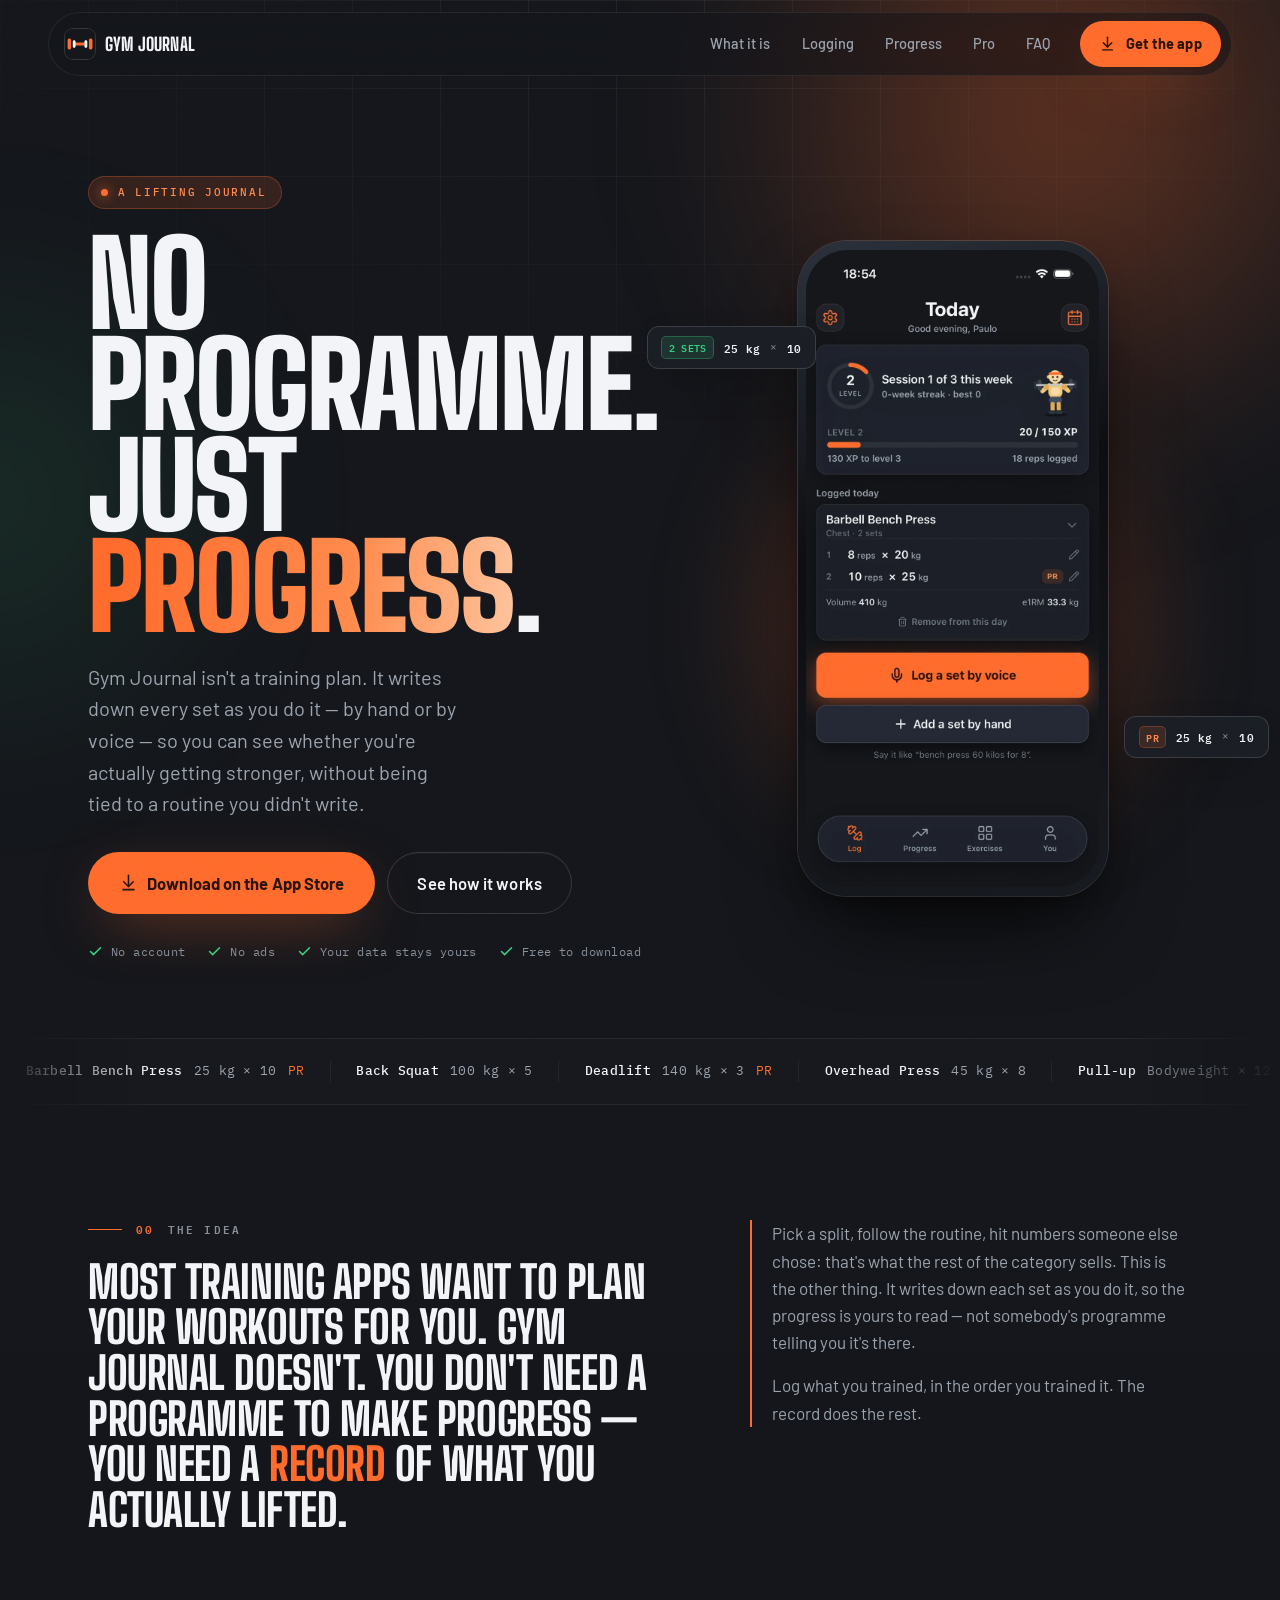
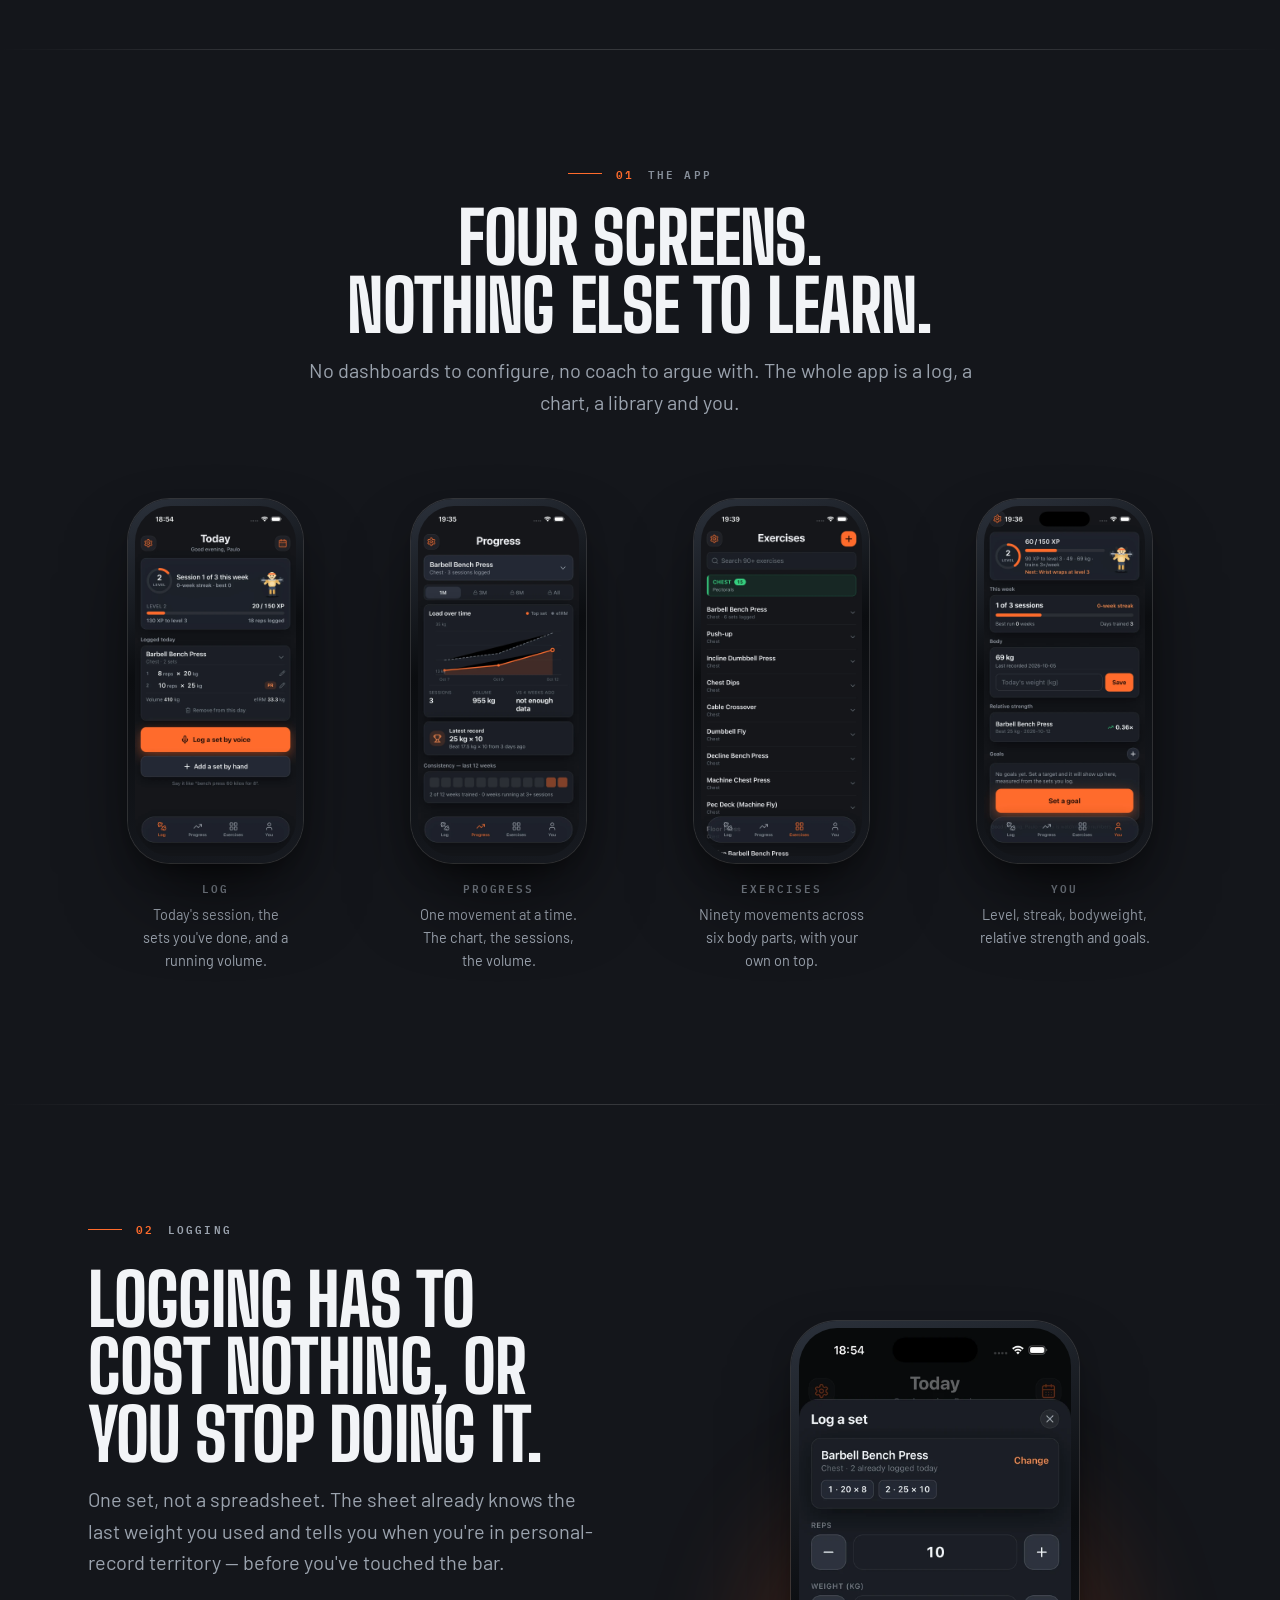
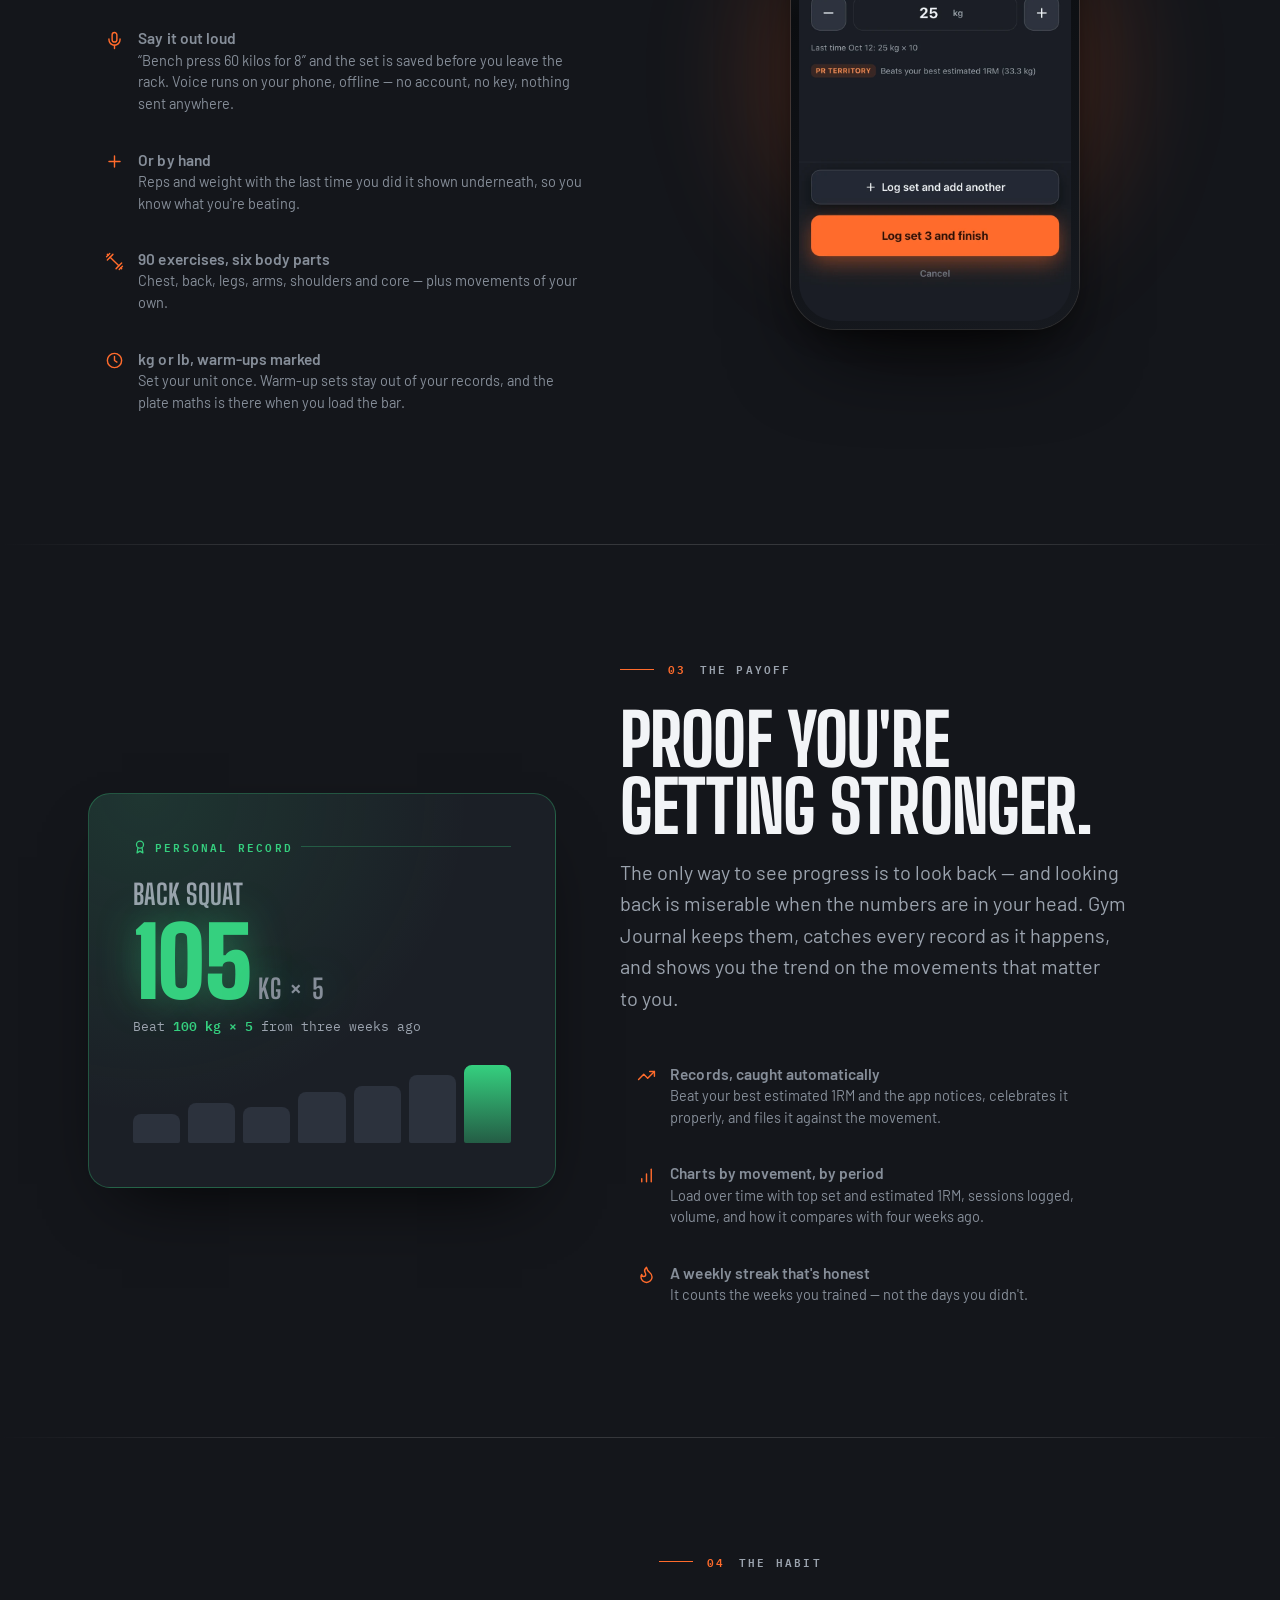
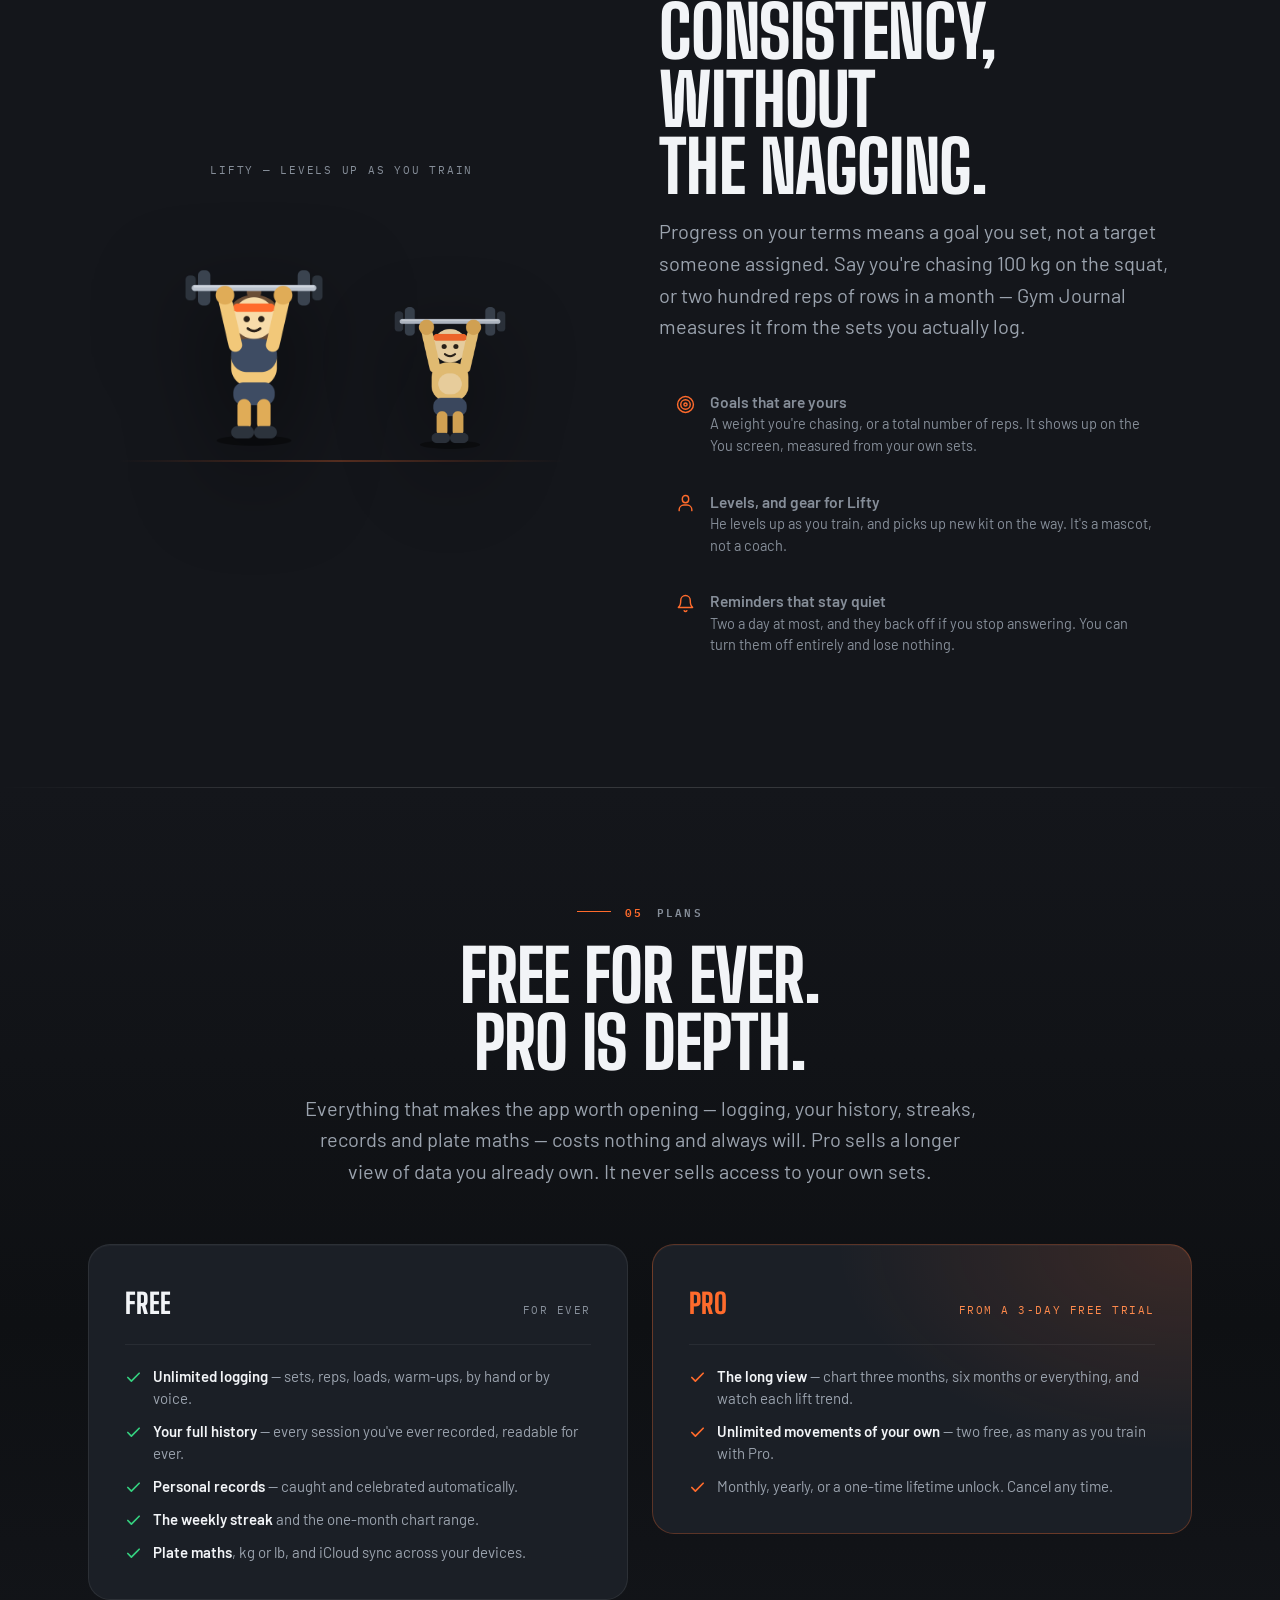
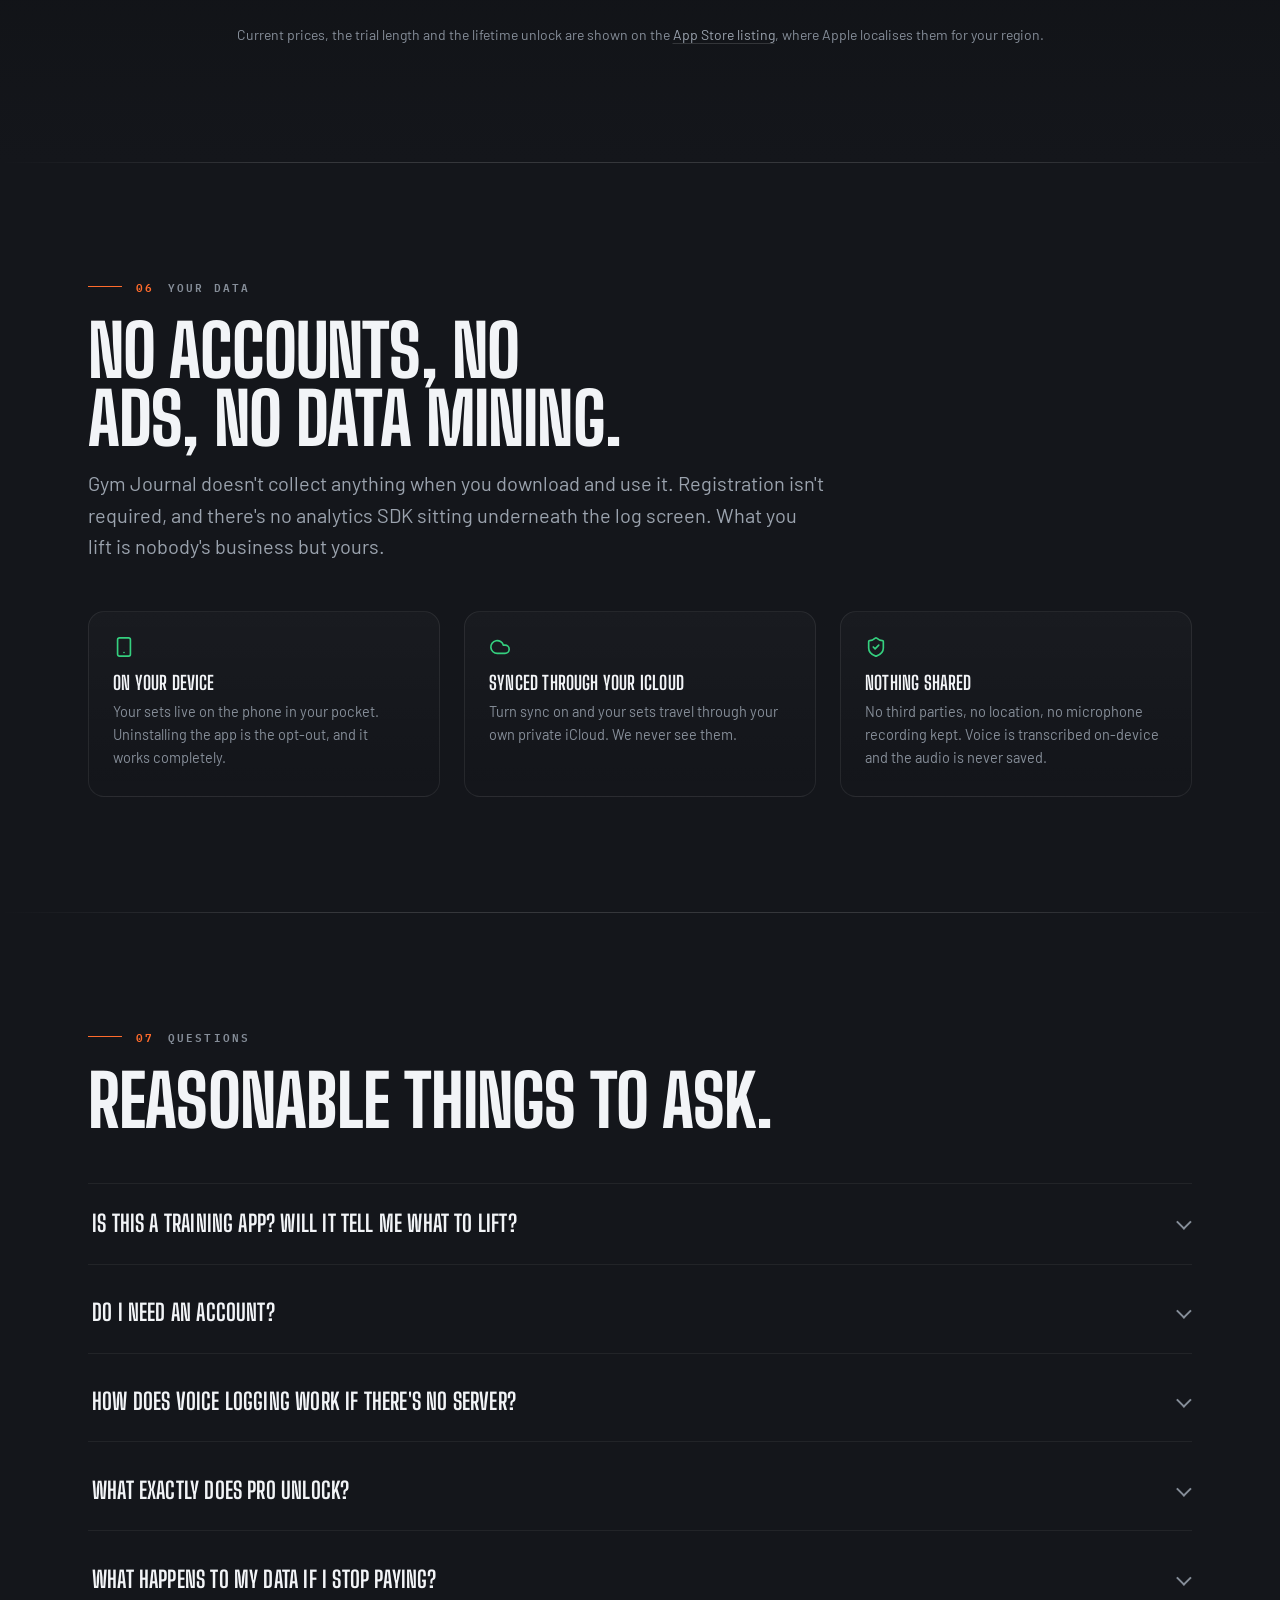
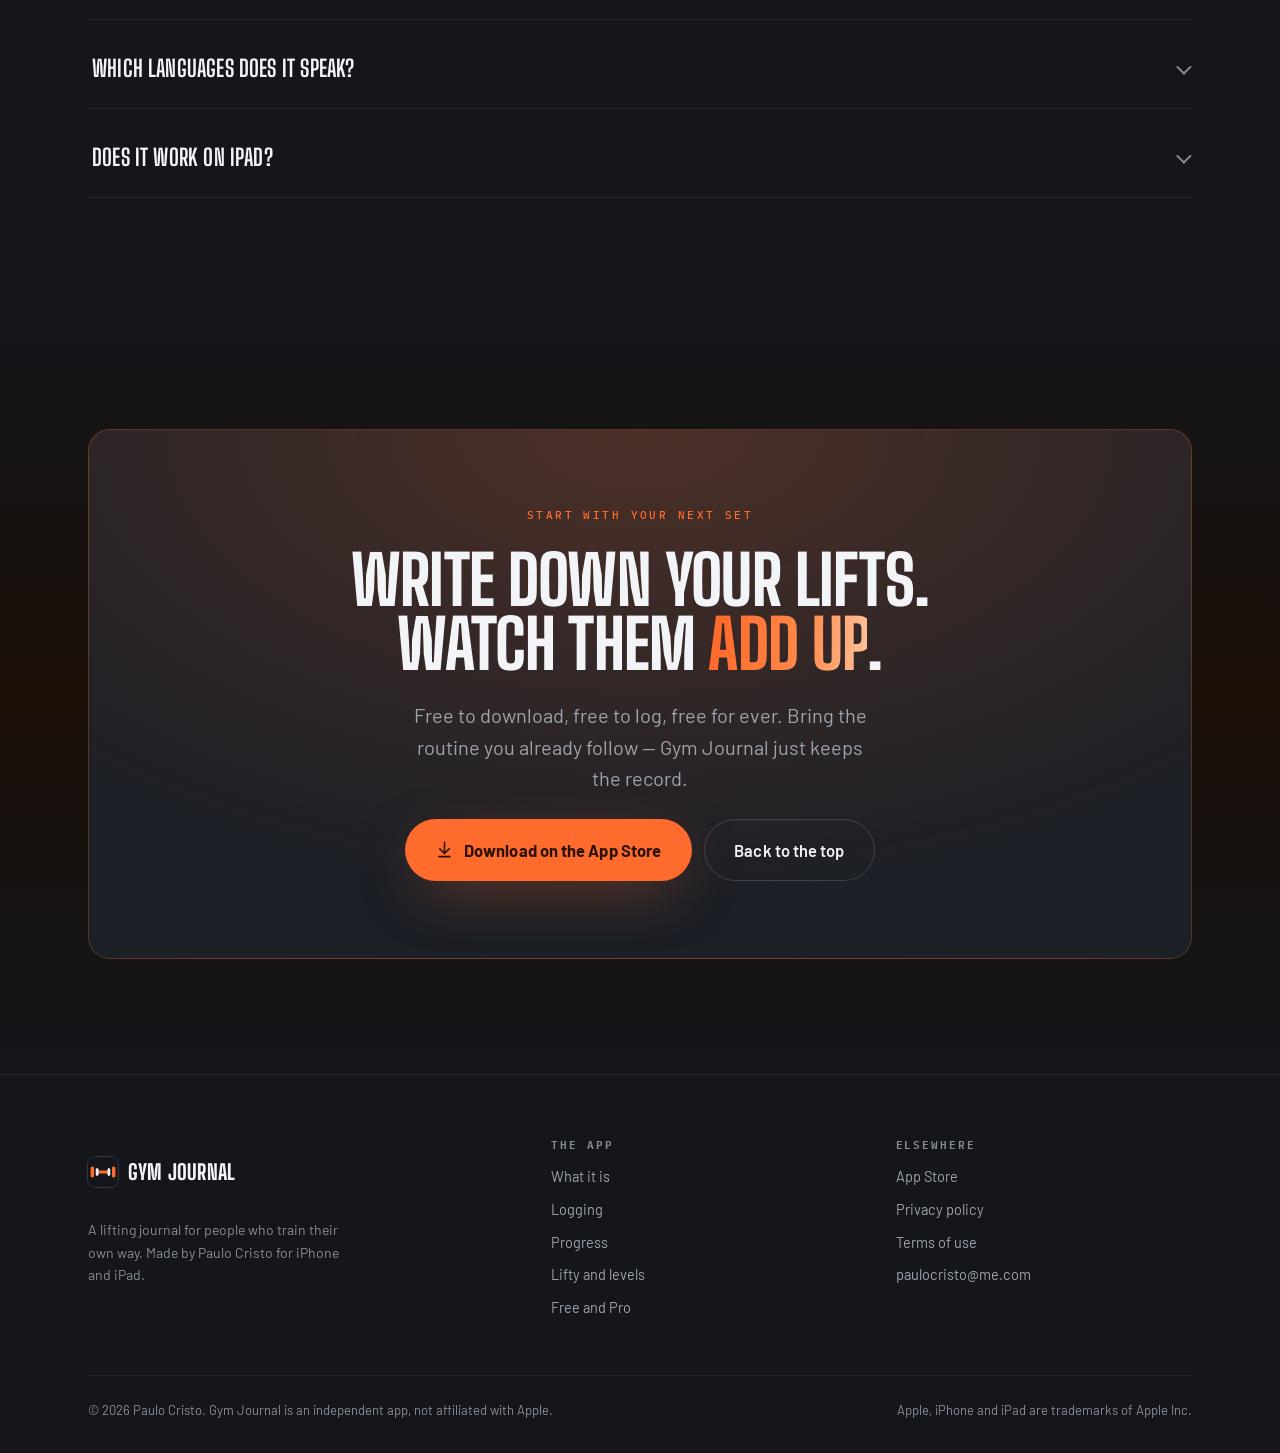
<file: index.html>
<!DOCTYPE html>
<html lang="en-GB">
<head>
<meta charset="utf-8">
<meta name="viewport" content="width=device-width, initial-scale=1">
<title>Gym Journal — a lifting journal for iPhone and iPad</title>
<meta name="description" content="Gym Journal writes down every set as you do it — by hand or by voice — and shows you whether you are getting stronger. No programme, no account, no ads. Free to download.">
<meta name="author" content="Paulo Cristo">
<meta name="theme-color" content="#14161B">
<link rel="canonical" href="https://pcristo.dev/gym-journal-website/">

<meta property="og:type" content="website">
<meta property="og:site_name" content="Gym Journal">
<meta property="og:title" content="Gym Journal — No programme. Just progress.">
<meta property="og:description" content="A lifting journal, not a training plan. Log every set by hand or by voice, and watch the numbers go up.">
<meta property="og:url" content="https://pcristo.dev/gym-journal-website/">
<meta property="og:image" content="https://pcristo.dev/gym-journal-website/assets/img/og.png">
<meta property="og:image:width" content="1200">
<meta property="og:image:height" content="630">
<meta property="og:locale" content="en_GB">
<meta name="twitter:card" content="summary_large_image">
<meta name="twitter:title" content="Gym Journal — No programme. Just progress.">
<meta name="twitter:description" content="A lifting journal, not a training plan. Log every set by hand or by voice, and watch the numbers go up.">
<meta name="twitter:image" content="https://pcristo.dev/gym-journal-website/assets/img/og.png">

<link rel="icon" href="assets/img/favicon.ico" sizes="any">
<link rel="icon" href="assets/img/icon-192.png" type="image/png" sizes="192x192">
<link rel="icon" href="assets/img/icon-32.png" type="image/png" sizes="32x32">
<link rel="apple-touch-icon" href="assets/img/apple-touch-icon.png">
<link rel="preconnect" href="https://fonts.googleapis.com">
<link rel="preconnect" href="https://fonts.gstatic.com" crossorigin>
<link rel="preload" as="image" href="assets/img/screen-log.webp">
<link rel="stylesheet" href="styles.css">

<script>document.documentElement.classList.add('js');</script>

<script type="application/ld+json">
{
  "@context": "https://schema.org",
  "@type": "SoftwareApplication",
  "name": "Gym Journal",
  "applicationCategory": "HealthApplication",
  "applicationSubCategory": "Fitness",
  "operatingSystem": "iOS, iPadOS",
  "softwareVersion": "1.0.0",
  "url": "https://pcristo.dev/gym-journal-website/",
  "downloadUrl": "https://apps.apple.com/us/app/gym-journal-sets-reps-log/id6817376632",
  "inLanguage": ["en", "es", "fr"],
  "author": { "@type": "Person", "name": "Paulo Cristo" },
  "offers": { "@type": "Offer", "price": "0", "priceCurrency": "USD" },
  "description": "Gym Journal is a lifting journal, not a training plan. It records every set you do — by hand or by voice — and shows whether each lift is going up. Free forever for logging, history, streaks, personal records and plate maths."
}
</script>
</head>
<body>

<a class="skip btn btn--ghost" href="#main">Skip to content</a>

<div class="grain" aria-hidden="true"></div>

<!-- ── Nav: the app's floating glass capsule ───────────────────────────────── -->
<header class="nav" id="nav">
  <nav class="nav__inner" aria-label="Primary">
    <a class="nav__brand" href="#top">
      <img src="assets/img/icon-192.png" alt="" width="30" height="30" decoding="async">
      Gym Journal
    </a>
    <div class="nav__links">
      <a href="#idea">What it is</a>
      <a href="#logging">Logging</a>
      <a href="#progress">Progress</a>
      <a href="#pro">Pro</a>
      <a href="#faq">FAQ</a>
    </div>
    <a class="btn btn--ember" href="https://apps.apple.com/us/app/gym-journal-sets-reps-log/id6817376632">
      <svg width="17" height="17" viewBox="0 0 24 24" fill="none" stroke="currentColor" stroke-width="2" stroke-linecap="round" stroke-linejoin="round" aria-hidden="true"><path d="M12 17V3"/><path d="m6 11 6 6 6-6"/><path d="M19 21H5"/></svg>
      Get the app
    </a>
  </nav>
</header>

<main id="main">

<!-- ── Hero ────────────────────────────────────────────────────────────────── -->
<section class="hero" id="top">
  <div class="glow glow--hero" aria-hidden="true"></div>
  <div class="glow glow--hero-2" aria-hidden="true"></div>
  <div class="hatch" aria-hidden="true"></div>

  <div class="shell hero__grid">
    <div class="hero__copy">
      <p class="hero__eyebrow">
        <span aria-hidden="true"></span>
        A lifting journal
      </p>

      <h1 class="display-xl">
        No programme.<br>
        Just <span class="ember-text">progress</span>.
      </h1>

      <p class="lede hero__sub">
        Gym Journal isn't a training plan. It writes down every set as you do it — by hand
        or by voice — so you can see whether you're actually getting stronger, without being
        tied to a routine you didn't write.
      </p>

      <div class="btn-row">
        <a class="btn btn--ember btn--big" href="https://apps.apple.com/us/app/gym-journal-sets-reps-log/id6817376632">
          <svg width="19" height="19" viewBox="0 0 24 24" fill="none" stroke="currentColor" stroke-width="2" stroke-linecap="round" stroke-linejoin="round" aria-hidden="true"><path d="M12 17V3"/><path d="m6 11 6 6 6-6"/><path d="M19 21H5"/></svg>
          Download on the App Store
        </a>
        <a class="btn btn--ghost btn--big" href="#logging">See how it works</a>
      </div>

      <ul class="hero__proof">
        <li>
          <svg width="15" height="15" viewBox="0 0 24 24" fill="none" stroke="currentColor" stroke-width="2.4" stroke-linecap="round" stroke-linejoin="round" aria-hidden="true"><path d="M20 6 9 17l-5-5"/></svg>
          No account
        </li>
        <li>
          <svg width="15" height="15" viewBox="0 0 24 24" fill="none" stroke="currentColor" stroke-width="2.4" stroke-linecap="round" stroke-linejoin="round" aria-hidden="true"><path d="M20 6 9 17l-5-5"/></svg>
          No ads
        </li>
        <li>
          <svg width="15" height="15" viewBox="0 0 24 24" fill="none" stroke="currentColor" stroke-width="2.4" stroke-linecap="round" stroke-linejoin="round" aria-hidden="true"><path d="M20 6 9 17l-5-5"/></svg>
          Your data stays yours
        </li>
        <li>
          <svg width="15" height="15" viewBox="0 0 24 24" fill="none" stroke="currentColor" stroke-width="2.4" stroke-linecap="round" stroke-linejoin="round" aria-hidden="true"><path d="M20 6 9 17l-5-5"/></svg>
          Free to download
        </li>
      </ul>
    </div>

    <div class="hero__device">
      <div class="phone">
        <span class="phone__bloom" aria-hidden="true"></span>
        <img src="assets/img/screen-log.webp" width="780" height="1696"
             alt="The Gym Journal Log screen: today's session with Barbell Bench Press, two sets logged, a personal record, session volume of 410 kg and estimated 1RM of 33.3 kg."
             fetchpriority="high" decoding="async">
      </div>

      <p class="chip chip--a">
        <span class="chip__badge">2 SETS</span>
        <b>25&nbsp;kg</b> <i>×</i> <b>10</b>
      </p>
      <p class="chip chip--b">
        <span class="chip__badge chip__badge--ember">PR</span>
        <b>25&nbsp;kg</b> <i>×</i> <b>10</b>
      </p>
    </div>
  </div>
</section>

<!-- ── Marquee: the sets people actually log ──────────────────────────────── -->
<div class="marquee" aria-hidden="true">
  <div class="marquee__track">
    <div class="marquee__set">
      <span class="marquee__item"><b>Barbell Bench Press</b> 25 kg × 10 <em>PR</em></span>
      <span class="marquee__item"><b>Back Squat</b> 100 kg × 5</span>
      <span class="marquee__item"><b>Deadlift</b> 140 kg × 3 <em>PR</em></span>
      <span class="marquee__item"><b>Overhead Press</b> 45 kg × 8</span>
      <span class="marquee__item"><b>Pull-up</b> Bodyweight × 12</span>
      <span class="marquee__item"><b>Bent-over Barbell Row</b> 70 kg × 8</span>
      <span class="marquee__item"><b>Incline Dumbbell Press</b> 30 kg × 10</span>
      <span class="marquee__item"><b>Lat Pulldown</b> 62.5 kg × 12</span>
      <span class="marquee__item"><b>Romanian Deadlift</b> 90 kg × 8 <em>PR</em></span>
      <span class="marquee__item"><b>Dumbbell Fly</b> 14 kg × 12</span>
    </div>
    <div class="marquee__set">
      <span class="marquee__item"><b>Barbell Bench Press</b> 25 kg × 10 <em>PR</em></span>
      <span class="marquee__item"><b>Back Squat</b> 100 kg × 5</span>
      <span class="marquee__item"><b>Deadlift</b> 140 kg × 3 <em>PR</em></span>
      <span class="marquee__item"><b>Overhead Press</b> 45 kg × 8</span>
      <span class="marquee__item"><b>Pull-up</b> Bodyweight × 12</span>
      <span class="marquee__item"><b>Bent-over Barbell Row</b> 70 kg × 8</span>
      <span class="marquee__item"><b>Incline Dumbbell Press</b> 30 kg × 10</span>
      <span class="marquee__item"><b>Lat Pulldown</b> 62.5 kg × 12</span>
      <span class="marquee__item"><b>Romanian Deadlift</b> 90 kg × 8 <em>PR</em></span>
      <span class="marquee__item"><b>Dumbbell Fly</b> 14 kg × 12</span>
    </div>
  </div>
</div>

<!-- ── The idea ────────────────────────────────────────────────────────────── -->
<section class="section" id="idea">
  <div class="shell statement">
    <div data-reveal>
      <p class="marker"><b>00</b> The idea</p>
      <p class="pull">
        Most training apps want to plan your workouts for you. Gym Journal doesn't.
        You don't need a programme to make progress — you need a <em>record</em> of what you
        actually lifted.
      </p>
    </div>

    <div class="portrait-note" data-reveal style="--delay:120ms">
      <p>
        Pick a split, follow the routine, hit numbers someone else chose: that's what the rest
        of the category sells. This is the other thing. It writes down each set as you do it,
        so the progress is yours to read — not somebody's programme telling you it's there.
      </p>
      <p>
        Log what you trained, in the order you trained it. The record does the rest.
      </p>
    </div>
  </div>
</section>

<hr class="rule">

<!-- ── Four screens ────────────────────────────────────────────────────────── -->
<section class="section" id="screens">
  <div class="shell">
    <div class="mx-auto center" style="max-width:44rem;margin-bottom:clamp(2.5rem,5vw,4rem)" data-reveal>
      <p class="marker" style="justify-content:center"><b>01</b> The app</p>
      <h2 class="display-l">Four screens.<br>Nothing else to learn.</h2>
      <p class="lede mt-s">
        No dashboards to configure, no coach to argue with. The whole app is a log, a chart,
        a library and you.
      </p>
    </div>

    <div class="rail">
      <figure class="rail__item" data-reveal>
        <div class="phone">
          <img src="assets/img/screen-log.webp" width="780" height="1696" loading="lazy" decoding="async"
               alt="The Log screen showing today's session, sets logged, session volume and estimated 1RM.">
        </div>
        <figcaption class="rail__meta">
          <b>Log</b>
          <p>Today's session, the sets you've done, and a running volume.</p>
        </figcaption>
      </figure>

      <figure class="rail__item" data-reveal style="--delay:90ms">
        <div class="phone">
          <img src="assets/img/screen-progress.webp" width="780" height="1696" loading="lazy" decoding="async"
               alt="The Progress screen: a load-over-time chart for Barbell Bench Press with 1M, 3M, 6M and All range tabs.">
        </div>
        <figcaption class="rail__meta">
          <b>Progress</b>
          <p>One movement at a time. The chart, the sessions, the volume.</p>
        </figcaption>
      </figure>

      <figure class="rail__item" data-reveal style="--delay:180ms">
        <div class="phone">
          <img src="assets/img/screen-exercises.webp" width="780" height="1696" loading="lazy" decoding="async"
               alt="The Exercises screen: a searchable list of ninety movements grouped by body part, starting with the Chest group.">
        </div>
        <figcaption class="rail__meta">
          <b>Exercises</b>
          <p>Ninety movements across six body parts, with your own on top.</p>
        </figcaption>
      </figure>

      <figure class="rail__item" data-reveal style="--delay:270ms">
        <div class="phone">
          <img src="assets/img/screen-you.webp" width="780" height="1696" loading="lazy" decoding="async"
               alt="The You screen: level and XP, this week's sessions, weekly streak, days trained, bodyweight and relative strength.">
        </div>
        <figcaption class="rail__meta">
          <b>You</b>
          <p>Level, streak, bodyweight, relative strength and goals.</p>
        </figcaption>
      </figure>
    </div>
  </div>
</section>

<hr class="rule">

<!-- ── 02 · Log it in seconds ─────────────────────────────────────────────── -->
<section class="section" id="logging">
  <div class="shell feature">
    <div class="feature__body" data-reveal>
      <p class="marker"><b>02</b> Logging</p>
      <h2 class="display-l">Logging has to cost nothing, or you stop doing it.</h2>
      <p class="lede mt-s">
        One set, not a spreadsheet. The sheet already knows the last weight you used and tells you
        when you're in personal-record territory — before you've touched the bar.
      </p>

      <ul class="specs mt-m">
        <li>
          <svg width="19" height="19" viewBox="0 0 24 24" fill="none" stroke="currentColor" stroke-width="1.8" stroke-linecap="round" stroke-linejoin="round" aria-hidden="true"><path d="M12 2a3 3 0 0 0-3 3v6a3 3 0 0 0 6 0V5a3 3 0 0 0-3-3z"/><path d="M19 10v1a7 7 0 0 1-14 0v-1"/><path d="M12 18v4"/></svg>
          <span><b>Say it out loud</b> <span>“Bench press 60 kilos for 8” and the set is saved before you leave the rack. Voice runs on your phone, offline — no account, no key, nothing sent anywhere.</span></span>
        </li>
        <li>
          <svg width="19" height="19" viewBox="0 0 24 24" fill="none" stroke="currentColor" stroke-width="1.8" stroke-linecap="round" stroke-linejoin="round" aria-hidden="true"><path d="M5 12h14"/><path d="M12 5v14"/></svg>
          <span><b>Or by hand</b> <span>Reps and weight with the last time you did it shown underneath, so you know what you're beating.</span></span>
        </li>
        <li>
          <svg width="19" height="19" viewBox="0 0 24 24" fill="none" stroke="currentColor" stroke-width="1.8" stroke-linecap="round" stroke-linejoin="round" aria-hidden="true"><path d="M6.5 6.5 17.5 17.5"/><path d="m21 21-1-1"/><path d="m3 3 1 1"/><path d="m18 22 4-4"/><path d="m2 6 4-4"/><path d="m3 10 7-7"/><path d="m14 21 7-7"/></svg>
          <span><b>90 exercises, six body parts</b> <span>Chest, back, legs, arms, shoulders and core — plus movements of your own.</span></span>
        </li>
        <li>
          <svg width="19" height="19" viewBox="0 0 24 24" fill="none" stroke="currentColor" stroke-width="1.8" stroke-linecap="round" stroke-linejoin="round" aria-hidden="true"><circle cx="12" cy="12" r="9"/><path d="M12 7v5l3 2"/></svg>
          <span><b>kg or lb, warm-ups marked</b> <span>Set your unit once. Warm-up sets stay out of your records, and the plate maths is there when you load the bar.</span></span>
        </li>
      </ul>
    </div>

    <div class="feature__visual" data-reveal style="--delay:120ms">
      <div class="phone">
        <span class="phone__bloom" aria-hidden="true"></span>
        <img src="assets/img/screen-setsheet.webp" width="780" height="1696" loading="lazy" decoding="async"
             alt="The Log a set sheet for Barbell Bench Press, with 10 reps and 25 kg entered, the last session shown beneath, and a PR TERRITORY note warning this beats the best estimated 1RM.">
      </div>
    </div>
  </div>
</section>

<hr class="rule">

<!-- ── 03 · The record ────────────────────────────────────────────────────── -->
<section class="section" id="progress">
  <div class="shell record">
    <div class="record__visual" data-reveal>
      <div class="record__card">
        <p class="record__label">
          <svg width="14" height="14" viewBox="0 0 24 24" fill="none" stroke="currentColor" stroke-width="2.2" stroke-linecap="round" stroke-linejoin="round" aria-hidden="true"><circle cx="12" cy="8" r="6"/><path d="m15.477 12.89 1.523 9.11-5-3-5 3 1.523-9.11"/></svg>
          Personal record
        </p>
        <p class="record__move">Back squat</p>
        <p class="record__num">
          <span data-count-to="105" data-count-from="95">105</span>
          <small>kg × 5</small>
        </p>
        <p class="record__delta">Beat <b>100&nbsp;kg × 5</b> from three weeks ago</p>

        <div class="record__bars" aria-hidden="true">
          <i style="--h:38%"></i>
          <i style="--h:52%"></i>
          <i style="--h:47%"></i>
          <i style="--h:66%"></i>
          <i style="--h:74%"></i>
          <i style="--h:88%"></i>
          <i style="--h:100%"></i>
        </div>
      </div>
    </div>

    <div class="feature__body" data-reveal style="--delay:120ms">
      <p class="marker"><b>03</b> The payoff</p>
      <h2 class="display-l">Proof you're getting stronger.</h2>
      <p class="lede mt-s">
        The only way to see progress is to look back — and looking back is miserable when the
        numbers are in your head. Gym Journal keeps them, catches every record as it happens,
        and shows you the trend on the movements that matter to you.
      </p>

      <ul class="specs mt-m">
        <li>
          <svg width="19" height="19" viewBox="0 0 24 24" fill="none" stroke="currentColor" stroke-width="1.8" stroke-linecap="round" stroke-linejoin="round" aria-hidden="true"><polyline points="22 7 13.5 15.5 8.5 10.5 2 17"/><polyline points="16 7 22 7 22 13"/></svg>
          <span><b>Records, caught automatically</b> <span>Beat your best estimated 1RM and the app notices, celebrates it properly, and files it against the movement.</span></span>
        </li>
        <li>
          <svg width="19" height="19" viewBox="0 0 24 24" fill="none" stroke="currentColor" stroke-width="1.8" stroke-linecap="round" stroke-linejoin="round" aria-hidden="true"><line x1="12" y1="20" x2="12" y2="10"/><line x1="18" y1="20" x2="18" y2="4"/><line x1="6" y1="20" x2="6" y2="16"/></svg>
          <span><b>Charts by movement, by period</b> <span>Load over time with top set and estimated 1RM, sessions logged, volume, and how it compares with four weeks ago.</span></span>
        </li>
        <li>
          <svg width="19" height="19" viewBox="0 0 24 24" fill="none" stroke="currentColor" stroke-width="1.8" stroke-linecap="round" stroke-linejoin="round" aria-hidden="true"><path d="M8.5 14.5A2.5 2.5 0 0 0 11 12c0-1.38-.5-2-1-3-1.07-2.14-.22-4.05 2-6 .5 2.5 2 4.9 4 6.5 2 1.6 3 3.5 3 5.5a7 7 0 1 1-14 0c0-1.15.43-2.29 1-3a2.5 2.5 0 0 0 2.5 2.5z"/></svg>
          <span><b>A weekly streak that's honest</b> <span>It counts the weeks you trained — not the days you didn't.</span></span>
        </li>
      </ul>
    </div>
  </div>
</section>

<hr class="rule">

<!-- ── Lifty / habit ──────────────────────────────────────────────────────── -->
<section class="section" id="lifty">
  <div class="shell lifty">
    <div class="lifty__stage" data-reveal>
      <span class="lifty__hint">Lifty — levels up as you train</span>
      <img src="assets/img/lifty-female.png" width="512" height="512" loading="lazy" decoding="async"
           alt="Lifty, the Gym Journal mascot, mid overhead press with a barbell.">
      <img src="assets/img/lifty-male.png" width="512" height="512" loading="lazy" decoding="async"
           alt="Lifty in his second look, mid overhead press with a barbell.">
    </div>

    <div class="feature__body" data-reveal style="--delay:120ms">
      <p class="marker"><b>04</b> The habit</p>
      <h2 class="display-l">Consistency, without the nagging.</h2>
      <p class="lede mt-s">
        Progress on your terms means a goal you set, not a target someone assigned. Say you're
        chasing 100&nbsp;kg on the squat, or two hundred reps of rows in a month — Gym Journal
        measures it from the sets you actually log.
      </p>

      <ul class="specs mt-m">
        <li>
          <svg width="19" height="19" viewBox="0 0 24 24" fill="none" stroke="currentColor" stroke-width="1.8" stroke-linecap="round" stroke-linejoin="round" aria-hidden="true"><circle cx="12" cy="12" r="10"/><circle cx="12" cy="12" r="6"/><circle cx="12" cy="12" r="2"/></svg>
          <span><b>Goals that are yours</b> <span>A weight you're chasing, or a total number of reps. It shows up on the You screen, measured from your own sets.</span></span>
        </li>
        <li>
          <svg width="19" height="19" viewBox="0 0 24 24" fill="none" stroke="currentColor" stroke-width="1.8" stroke-linecap="round" stroke-linejoin="round" aria-hidden="true"><path d="M12 2a4 4 0 0 1 4 4v1a4 4 0 0 1-8 0V6a4 4 0 0 1 4-4z"/><path d="M4 21v-1a6 6 0 0 1 6-6h4a6 6 0 0 1 6 6v1"/></svg>
          <span><b>Levels, and gear for Lifty</b> <span>He levels up as you train, and picks up new kit on the way. It's a mascot, not a coach.</span></span>
        </li>
        <li>
          <svg width="19" height="19" viewBox="0 0 24 24" fill="none" stroke="currentColor" stroke-width="1.8" stroke-linecap="round" stroke-linejoin="round" aria-hidden="true"><path d="M6 8a6 6 0 0 1 12 0c0 7 3 9 3 9H3s3-2 3-9"/><path d="M10.3 21a1.94 1.94 0 0 0 3.4 0"/></svg>
          <span><b>Reminders that stay quiet</b> <span>Two a day at most, and they back off if you stop answering. You can turn them off entirely and lose nothing.</span></span>
        </li>
      </ul>
    </div>
  </div>
</section>

<hr class="rule">

<!-- ── Free vs Pro ────────────────────────────────────────────────────────── -->
<section class="section section--surface" id="pro">
  <div class="shell">
    <div class="mx-auto center" style="max-width:42rem" data-reveal>
      <p class="marker" style="justify-content:center"><b>05</b> Plans</p>
      <h2 class="display-l">Free for ever. Pro is depth.</h2>
      <p class="lede mt-s">
        Everything that makes the app worth opening — logging, your history, streaks, records
        and plate maths — costs nothing and always will. Pro sells a longer view of data you
        already own. It never sells access to your own sets.
      </p>
    </div>

    <div class="tiers mt-m" style="margin-top:clamp(2.5rem,5vw,3.5rem)">
      <div class="tier tier--free" data-reveal>
        <div class="tier__head">
          <p class="tier__name">Free</p>
          <p class="tier__note">For ever</p>
        </div>
        <ul>
          <li>
            <svg width="17" height="17" viewBox="0 0 24 24" fill="none" stroke="currentColor" stroke-width="2.4" stroke-linecap="round" stroke-linejoin="round" aria-hidden="true"><path d="M20 6 9 17l-5-5"/></svg>
            <span><b>Unlimited logging</b> — sets, reps, loads, warm-ups, by hand or by voice.</span>
          </li>
          <li>
            <svg width="17" height="17" viewBox="0 0 24 24" fill="none" stroke="currentColor" stroke-width="2.4" stroke-linecap="round" stroke-linejoin="round" aria-hidden="true"><path d="M20 6 9 17l-5-5"/></svg>
            <span><b>Your full history</b> — every session you've ever recorded, readable for ever.</span>
          </li>
          <li>
            <svg width="17" height="17" viewBox="0 0 24 24" fill="none" stroke="currentColor" stroke-width="2.4" stroke-linecap="round" stroke-linejoin="round" aria-hidden="true"><path d="M20 6 9 17l-5-5"/></svg>
            <span><b>Personal records</b> — caught and celebrated automatically.</span>
          </li>
          <li>
            <svg width="17" height="17" viewBox="0 0 24 24" fill="none" stroke="currentColor" stroke-width="2.4" stroke-linecap="round" stroke-linejoin="round" aria-hidden="true"><path d="M20 6 9 17l-5-5"/></svg>
            <span><b>The weekly streak</b> and the one-month chart range.</span>
          </li>
          <li>
            <svg width="17" height="17" viewBox="0 0 24 24" fill="none" stroke="currentColor" stroke-width="2.4" stroke-linecap="round" stroke-linejoin="round" aria-hidden="true"><path d="M20 6 9 17l-5-5"/></svg>
            <span><b>Plate maths</b>, kg or lb, and iCloud sync across your devices.</span>
          </li>
        </ul>
      </div>

      <div class="tier tier--pro" data-reveal style="--delay:120ms">
        <div class="tier__head">
          <p class="tier__name">Pro</p>
          <p class="tier__note">From a 3-day free trial</p>
        </div>
        <ul>
          <li>
            <svg width="17" height="17" viewBox="0 0 24 24" fill="none" stroke="currentColor" stroke-width="2.4" stroke-linecap="round" stroke-linejoin="round" aria-hidden="true"><path d="M20 6 9 17l-5-5"/></svg>
            <span><b>The long view</b> — chart three months, six months or everything, and watch each lift trend.</span>
          </li>
          <li>
            <svg width="17" height="17" viewBox="0 0 24 24" fill="none" stroke="currentColor" stroke-width="2.4" stroke-linecap="round" stroke-linejoin="round" aria-hidden="true"><path d="M20 6 9 17l-5-5"/></svg>
            <span><b>Unlimited movements of your own</b> — two free, as many as you train with Pro.</span>
          </li>
          <li>
            <svg width="17" height="17" viewBox="0 0 24 24" fill="none" stroke="currentColor" stroke-width="2.4" stroke-linecap="round" stroke-linejoin="round" aria-hidden="true"><path d="M20 6 9 17l-5-5"/></svg>
            <span>Monthly, yearly, or a one-time lifetime unlock. Cancel any time.</span>
          </li>
        </ul>
      </div>
    </div>

    <p class="tiers__foot" data-reveal>
      Current prices, the trial length and the lifetime unlock are shown on the
      <a href="https://apps.apple.com/us/app/gym-journal-sets-reps-log/id6817376632">App Store listing</a>,
      where Apple localises them for your region.
    </p>
  </div>
</section>

<hr class="rule">

<!-- ── Privacy ────────────────────────────────────────────────────────────── -->
<section class="section" id="privacy">
  <div class="shell">
    <div data-reveal style="max-width:46rem">
      <p class="marker"><b>06</b> Your data</p>
      <h2 class="display-l">No accounts, no ads, no data mining.</h2>
      <p class="lede mt-s">
        Gym Journal doesn't collect anything when you download and use it. Registration isn't
        required, and there's no analytics SDK sitting underneath the log screen. What you lift
        is nobody's business but yours.
      </p>
    </div>

    <div class="promise">
      <div class="promise__card" data-reveal>
        <svg width="22" height="22" viewBox="0 0 24 24" fill="none" stroke="currentColor" stroke-width="1.8" stroke-linecap="round" stroke-linejoin="round" aria-hidden="true"><rect width="14" height="20" x="5" y="2" rx="2"/><path d="M12 18h.01"/></svg>
        <h4>On your device</h4>
        <p>Your sets live on the phone in your pocket. Uninstalling the app is the opt-out, and it works completely.</p>
      </div>
      <div class="promise__card" data-reveal style="--delay:90ms">
        <svg width="22" height="22" viewBox="0 0 24 24" fill="none" stroke="currentColor" stroke-width="1.8" stroke-linecap="round" stroke-linejoin="round" aria-hidden="true"><path d="M17.5 19H9a7 7 0 1 1 6.71-9h1.79a4.5 4.5 0 1 1 0 9Z"/></svg>
        <h4>Synced through your iCloud</h4>
        <p>Turn sync on and your sets travel through your own private iCloud. We never see them.</p>
      </div>
      <div class="promise__card" data-reveal style="--delay:180ms">
        <svg width="22" height="22" viewBox="0 0 24 24" fill="none" stroke="currentColor" stroke-width="1.8" stroke-linecap="round" stroke-linejoin="round" aria-hidden="true"><path d="M20 13c0 5-3.5 7.5-7.66 8.95a1 1 0 0 1-.67-.01C7.5 20.5 4 18 4 13V6a1 1 0 0 1 1-1c2 0 4.5-1.2 6.24-2.72a1.17 1.17 0 0 1 1.52 0C14.51 3.81 17 5 19 5a1 1 0 0 1 1 1z"/><path d="m9 12 2 2 4-4"/></svg>
        <h4>Nothing shared</h4>
        <p>No third parties, no location, no microphone recording kept. Voice is transcribed on-device and the audio is never saved.</p>
      </div>
    </div>
  </div>
</section>

<hr class="rule">

<!-- ── FAQ ────────────────────────────────────────────────────────────────── -->
<section class="section" id="faq">
  <div class="shell">
    <div data-reveal>
      <p class="marker"><b>07</b> Questions</p>
      <h2 class="display-l">Reasonable things to ask.</h2>
    </div>

    <div class="faq">
      <details data-reveal>
        <summary>Is this a training app? Will it tell me what to lift?</summary>
        <p>
          No, and that's the point. Gym Journal doesn't build programmes, prescribe splits or
          pick your weights — other apps do that better and this one doesn't try. It's a
          journal: it records what you did and shows you whether the numbers are moving.
        </p>
      </details>

      <details data-reveal>
        <summary>Do I need an account?</summary>
        <p>
          No. There's no signup, no login and no email required. Open it, tell it your
          bodyweight if you want relative strength, and start logging.
        </p>
      </details>

      <details data-reveal>
        <summary>How does voice logging work if there's no server?</summary>
        <p>
          You hold the talk button and say the set — “bench press 60 kilos for eight”. It's
          turned into a logged set on your phone. When the on-device speech model is
          available it runs entirely offline; otherwise iOS dictation handles it. The audio is
          never saved, by us or by the app.
        </p>
      </details>

      <details data-reveal>
        <summary>What exactly does Pro unlock?</summary>
        <p>
          Two things, both about depth rather than access: the longer chart ranges (three
          months, six months, all time — one month is free), and unlimited movements of your
          own beyond the two free custom exercises. Logging, your history, streaks, records and
          plate maths stay free for ever.
        </p>
      </details>

      <details data-reveal>
        <summary>What happens to my data if I stop paying?</summary>
        <p>
          Nothing is taken away. Every session you've logged stays readable at any range, and
          movements you created stay editable and deletable. Pro buys a longer window on the
          chart, not ownership of your training history.
        </p>
      </details>

      <details data-reveal>
        <summary>Which languages does it speak?</summary>
        <p>
          English, Spanish and French — including the voice commands, which follow the
          language you've set.
        </p>
      </details>

      <details data-reveal>
        <summary>Does it work on iPad?</summary>
        <p>
          Yes. Gym Journal runs on iPhone and iPad, and syncs between them through your own
          iCloud when you turn sync on.
        </p>
      </details>
    </div>
  </div>
</section>

<!-- ── Closer ─────────────────────────────────────────────────────────────── -->
<section class="section closer">
  <div class="shell">
    <div class="closer__card" data-reveal>
      <p class="kicker kicker--ember">Start with your next set</p>
      <h2 class="display-l" style="font-size:clamp(2.25rem,6vw,4.25rem)">
        Write down your lifts.<br>
        Watch them <span class="ember-text">add up</span>.
      </h2>
      <p class="lede" style="max-width:44ch">
        Free to download, free to log, free for ever. Bring the routine you already follow —
        Gym Journal just keeps the record.
      </p>
      <div class="btn-row">
        <a class="btn btn--ember btn--big" href="https://apps.apple.com/us/app/gym-journal-sets-reps-log/id6817376632">
          <svg width="19" height="19" viewBox="0 0 24 24" fill="none" stroke="currentColor" stroke-width="2" stroke-linecap="round" stroke-linejoin="round" aria-hidden="true"><path d="M12 17V3"/><path d="m6 11 6 6 6-6"/><path d="M19 21H5"/></svg>
          Download on the App Store
        </a>
        <a class="btn btn--ghost btn--big" href="#top">Back to the top</a>
      </div>
    </div>
  </div>
</section>

</main>

<!-- ── Footer ─────────────────────────────────────────────────────────────── -->
<footer class="footer">
  <div class="shell">
    <div class="footer__grid">
      <div class="footer__brand">
        <a class="nav__brand" href="#top">
          <img src="assets/img/icon-192.png" alt="" width="32" height="32" loading="lazy" decoding="async">
          Gym Journal
        </a>
        <p>
          A lifting journal for people who train their own way. Made by Paulo Cristo for
          iPhone and iPad.
        </p>
      </div>

      <div>
        <h4>The app</h4>
        <ul>
          <li><a href="#idea">What it is</a></li>
          <li><a href="#logging">Logging</a></li>
          <li><a href="#progress">Progress</a></li>
          <li><a href="#lifty">Lifty and levels</a></li>
          <li><a href="#pro">Free and Pro</a></li>
        </ul>
      </div>

      <div>
        <h4>Elsewhere</h4>
        <ul>
          <li><a href="https://apps.apple.com/us/app/gym-journal-sets-reps-log/id6817376632">App Store</a></li>
          <li><a href="privacy.html">Privacy policy</a></li>
          <li><a href="terms.html">Terms of use</a></li>
          <li><a href="mailto:paulocristo@me.com">paulocristo@me.com</a></li>
        </ul>
      </div>
    </div>

    <div class="footer__legal">
      <p>© <span data-year>2026</span> Paulo Cristo. Gym Journal is an independent app, not affiliated with Apple.</p>
      <p>Apple, iPhone and iPad are trademarks of Apple Inc.</p>
    </div>
  </div>
</footer>

<script src="main.js" defer></script>
</body>
</html>
</file>
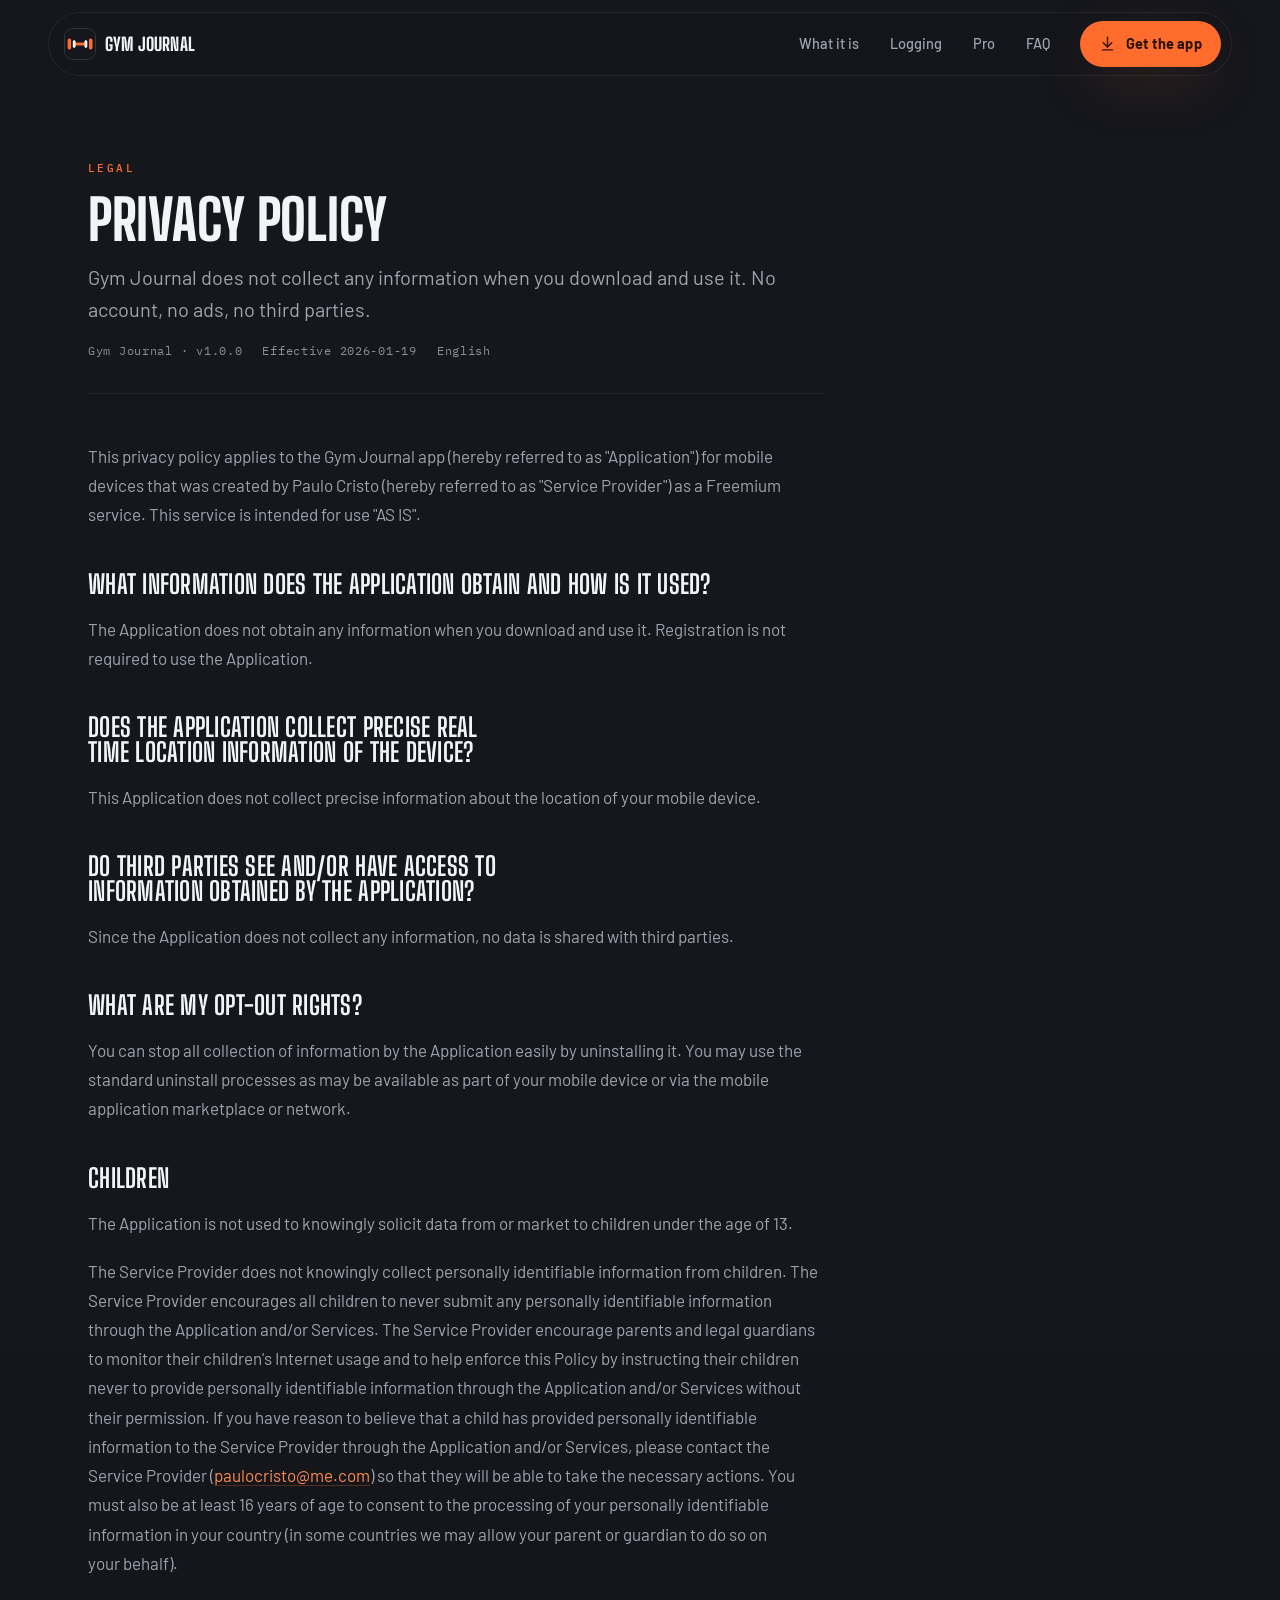
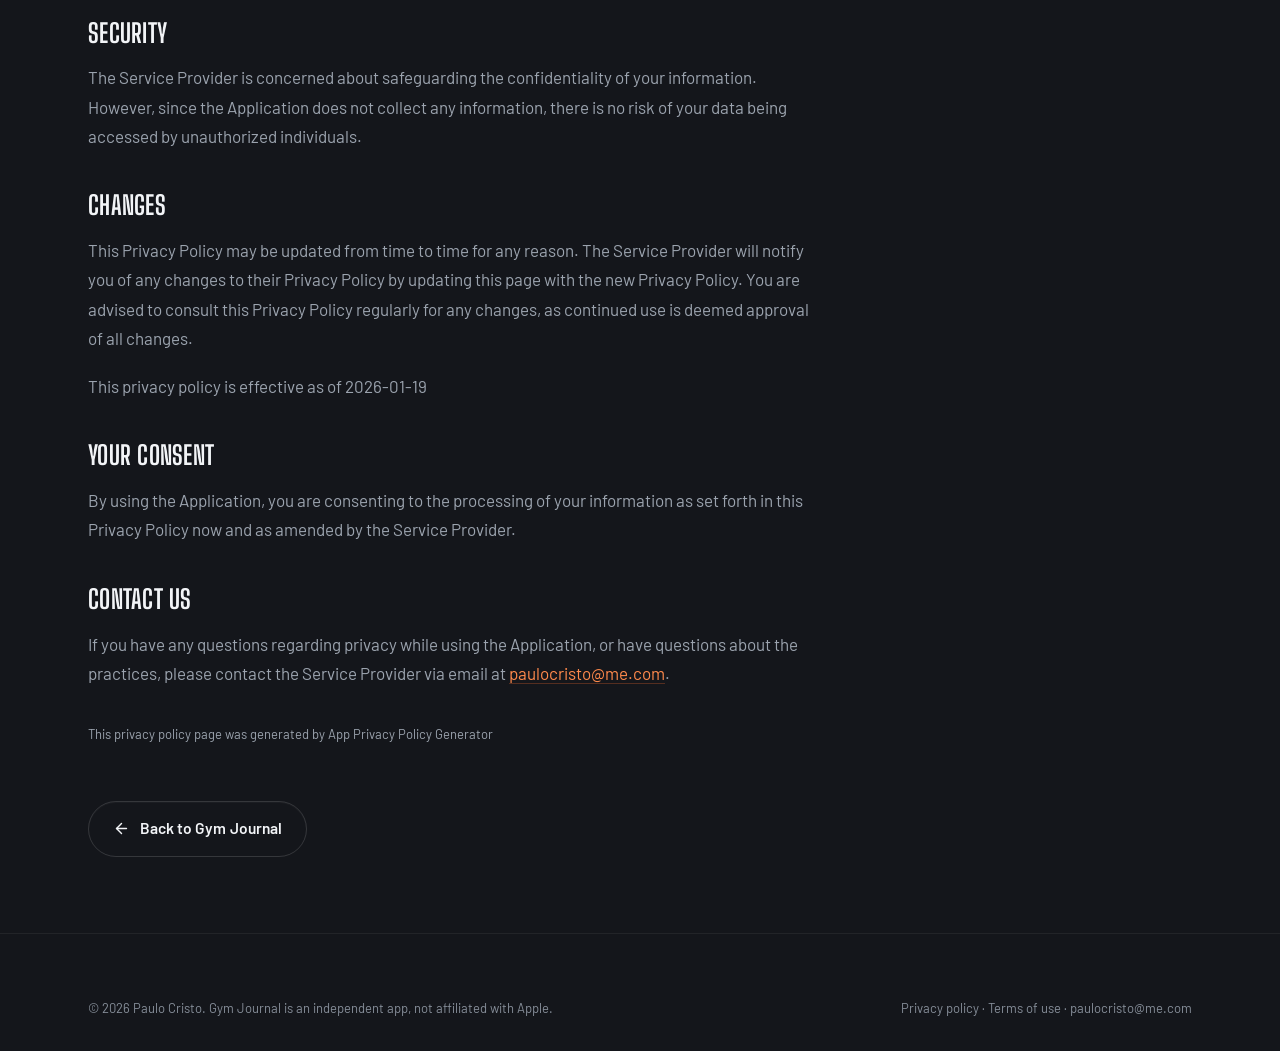
<file: privacy.html>
<!DOCTYPE html>
<html lang="en-GB">
<head>
<meta charset="utf-8">
<meta name="viewport" content="width=device-width, initial-scale=1">
<title>Privacy Policy — Gym Journal</title>
<meta name="description" content="Gym Journal does not collect any information when you download and use it. No account, no ads, no third parties.">
<meta name="author" content="Paulo Cristo">
<meta name="theme-color" content="#14161B">
<link rel="canonical" href="https://pcristo.dev/gym-journal-website/privacy.html">
<meta name="robots" content="index, follow">

<meta property="og:type" content="article">
<meta property="og:site_name" content="Gym Journal">
<meta property="og:title" content="Privacy Policy — Gym Journal">
<meta property="og:description" content="Gym Journal does not collect any information when you download and use it. No account, no ads, no third parties.">
<meta property="og:url" content="https://pcristo.dev/gym-journal-website/privacy.html">
<meta property="og:image" content="https://pcristo.dev/gym-journal-website/assets/img/og.png">

<link rel="icon" href="assets/img/favicon.ico" sizes="any">
<link rel="icon" href="assets/img/icon-192.png" type="image/png" sizes="192x192">
<link rel="icon" href="assets/img/icon-32.png" type="image/png" sizes="32x32">
<link rel="apple-touch-icon" href="assets/img/apple-touch-icon.png">
<link rel="preconnect" href="https://fonts.googleapis.com">
<link rel="preconnect" href="https://fonts.gstatic.com" crossorigin>
<link rel="stylesheet" href="styles.css">

<script>document.documentElement.classList.add('js');</script>
</head>
<body>

<a class="skip btn btn--ghost" href="#main">Skip to content</a>

<div class="grain" aria-hidden="true"></div>

<header class="nav" id="nav">
  <nav class="nav__inner" aria-label="Primary">
    <a class="nav__brand" href="index.html">
      <img src="assets/img/icon-192.png" alt="" width="30" height="30" decoding="async">
      Gym Journal
    </a>
    <div class="nav__links">
      <a href="index.html#idea">What it is</a>
      <a href="index.html#logging">Logging</a>
      <a href="index.html#pro">Pro</a>
      <a href="index.html#faq">FAQ</a>
    </div>
    <a class="btn btn--ember" href="https://apps.apple.com/us/app/gym-journal-sets-reps-log/id6817376632">
      <svg width="17" height="17" viewBox="0 0 24 24" fill="none" stroke="currentColor" stroke-width="2" stroke-linecap="round" stroke-linejoin="round" aria-hidden="true"><path d="M12 17V3"/><path d="m6 11 6 6 6-6"/><path d="M19 21H5"/></svg>
      Get the app
    </a>
  </nav>
</header>

<main id="main">
  <section class="legal">
    <div class="shell">
      <div class="legal__head">
        <p class="kicker kicker--ember">Legal</p>
        <h1 class="mt-s">Privacy Policy</h1>
        <p class="lede">Gym Journal does not collect any information when you download and use it. No account, no ads, no third parties.</p>
        <div class="legal__meta mt-s">
          <span>Gym Journal · v1.0.0</span>
          <span>Effective 2026-01-19</span>
          <span>English</span>
        </div>
      </div>

      <div class="legal__body">
      <p>This privacy policy applies to the Gym Journal app (hereby referred to as "Application") for mobile devices that was created by Paulo Cristo (hereby referred to as "Service Provider") as a Freemium service. This service is intended for use "AS IS".</p>
      <h2>What information does the Application obtain and how is it used?</h2>
      <p>The Application does not obtain any information when you download and use it. Registration is not required to use the Application.</p>
      <h2>Does the Application collect precise real time location information of the device?</h2>
      <p>This Application does not collect precise information about the location of your mobile device.</p>
      <h2>Do third parties see and/or have access to information obtained by the Application?</h2>
      <p>Since the Application does not collect any information, no data is shared with third parties.</p>
      <h2>What are my opt-out rights?</h2>
      <p>You can stop all collection of information by the Application easily by uninstalling it. You may use the standard uninstall processes as may be available as part of your mobile device or via the mobile application marketplace or network.</p>
      <h2>Children</h2>
      <p>The Application is not used to knowingly solicit data from or market to children under the age of 13.</p>
      <p>The Service Provider does not knowingly collect personally identifiable information from children. The Service Provider encourages all children to never submit any personally identifiable information through the Application and/or Services. The Service Provider encourage parents and legal guardians to monitor their children's Internet usage and to help enforce this Policy by instructing their children never to provide personally identifiable information through the Application and/or Services without their permission. If you have reason to believe that a child has provided personally identifiable information to the Service Provider through the Application and/or Services, please contact the Service Provider (<a href="mailto:paulocristo@me.com">paulocristo@me.com</a>) so that they will be able to take the necessary actions. You must also be at least 16 years of age to consent to the processing of your personally identifiable information in your country (in some countries we may allow your parent or guardian to do so on your behalf).</p>
      <h2>Security</h2>
      <p>The Service Provider is concerned about safeguarding the confidentiality of your information. However, since the Application does not collect any information, there is no risk of your data being accessed by unauthorized individuals.</p>
      <h2>Changes</h2>
      <p>This Privacy Policy may be updated from time to time for any reason. The Service Provider will notify you of any changes to their Privacy Policy by updating this page with the new Privacy Policy. You are advised to consult this Privacy Policy regularly for any changes, as continued use is deemed approval of all changes.</p>
      <p>This privacy policy is effective as of 2026-01-19</p>
      <h2>Your Consent</h2>
      <p>By using the Application, you are consenting to the processing of your information as set forth in this Privacy Policy now and as amended by the Service Provider.</p>
      <h2>Contact Us</h2>
      <p>If you have any questions regarding privacy while using the Application, or have questions about the practices, please contact the Service Provider via email at <a href="mailto:paulocristo@me.com">paulocristo@me.com</a>.</p>
      <p class="legal__credit">This privacy policy page was generated by App Privacy Policy Generator</p>
      </div>

      <p class="legal__back">
        <a class="btn btn--ghost" href="index.html">
          <svg width="17" height="17" viewBox="0 0 24 24" fill="none" stroke="currentColor" stroke-width="2" stroke-linecap="round" stroke-linejoin="round" aria-hidden="true"><path d="M19 12H5"/><path d="m12 19-7-7 7-7"/></svg>
          Back to Gym Journal
        </a>
      </p>
    </div>
  </section>
</main>

<footer class="footer">
  <div class="shell">
    <div class="footer__legal" style="margin-top:0;border-top:0;padding-top:0">
      <p>© <span data-year>2026</span> Paulo Cristo. Gym Journal is an independent app, not affiliated with Apple.</p>
      <p>
        <a href="privacy.html">Privacy policy</a> ·
        <a href="terms.html">Terms of use</a> ·
        <a href="mailto:paulocristo@me.com">paulocristo@me.com</a>
      </p>
    </div>
  </div>
</footer>

<script src="main.js" defer></script>
</body>
</html>
</file>
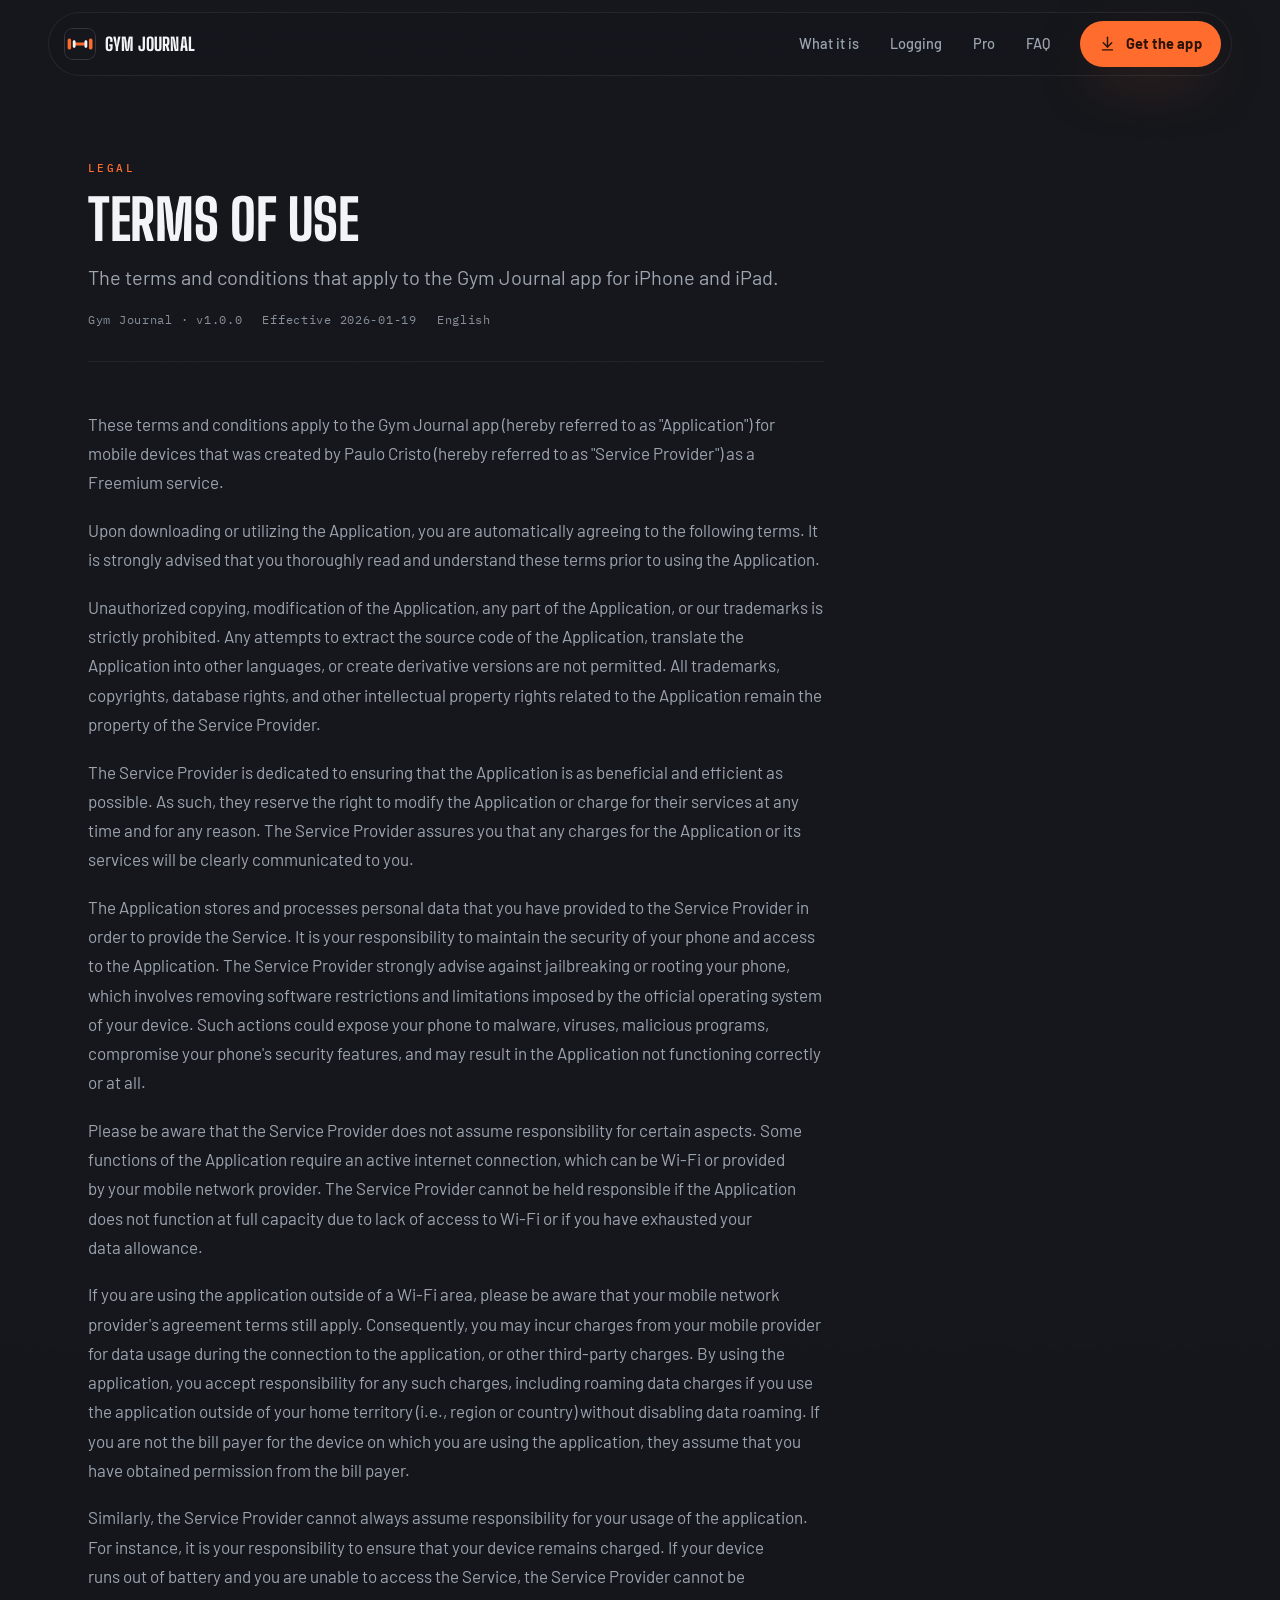
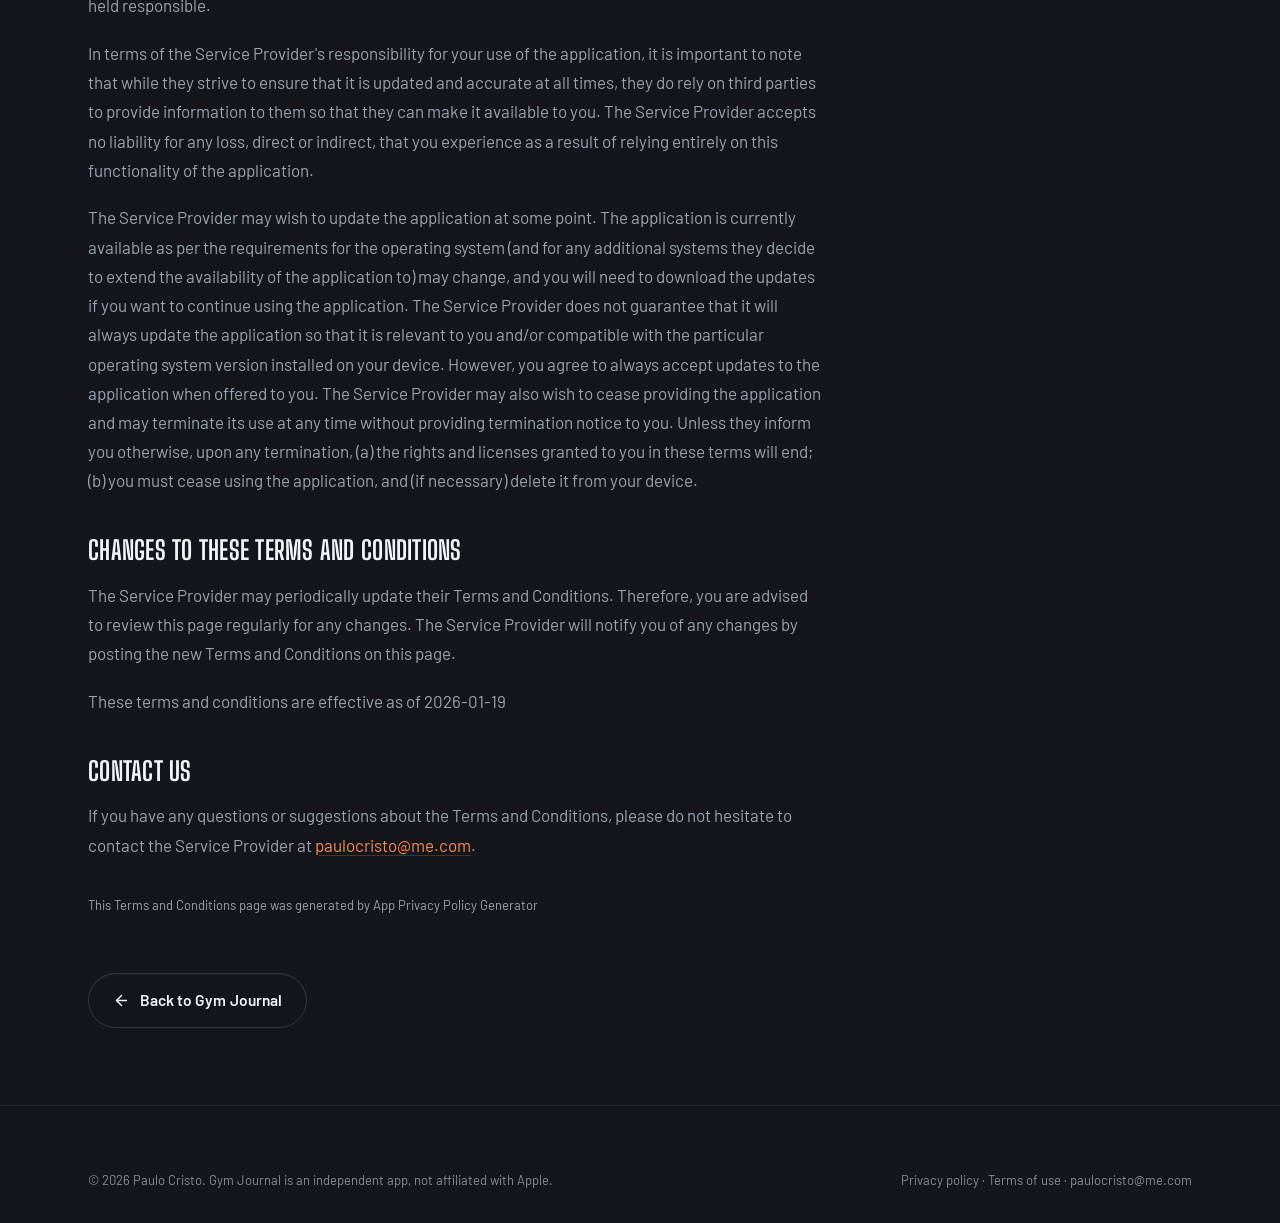
<file: terms.html>
<!DOCTYPE html>
<html lang="en-GB">
<head>
<meta charset="utf-8">
<meta name="viewport" content="width=device-width, initial-scale=1">
<title>Terms of Use — Gym Journal</title>
<meta name="description" content="The terms and conditions that apply to the Gym Journal app for iPhone and iPad.">
<meta name="author" content="Paulo Cristo">
<meta name="theme-color" content="#14161B">
<link rel="canonical" href="https://pcristo.dev/gym-journal-website/terms.html">
<meta name="robots" content="index, follow">

<meta property="og:type" content="article">
<meta property="og:site_name" content="Gym Journal">
<meta property="og:title" content="Terms of Use — Gym Journal">
<meta property="og:description" content="The terms and conditions that apply to the Gym Journal app for iPhone and iPad.">
<meta property="og:url" content="https://pcristo.dev/gym-journal-website/terms.html">
<meta property="og:image" content="https://pcristo.dev/gym-journal-website/assets/img/og.png">

<link rel="icon" href="assets/img/favicon.ico" sizes="any">
<link rel="icon" href="assets/img/icon-192.png" type="image/png" sizes="192x192">
<link rel="icon" href="assets/img/icon-32.png" type="image/png" sizes="32x32">
<link rel="apple-touch-icon" href="assets/img/apple-touch-icon.png">
<link rel="preconnect" href="https://fonts.googleapis.com">
<link rel="preconnect" href="https://fonts.gstatic.com" crossorigin>
<link rel="stylesheet" href="styles.css">

<script>document.documentElement.classList.add('js');</script>
</head>
<body>

<a class="skip btn btn--ghost" href="#main">Skip to content</a>

<div class="grain" aria-hidden="true"></div>

<header class="nav" id="nav">
  <nav class="nav__inner" aria-label="Primary">
    <a class="nav__brand" href="index.html">
      <img src="assets/img/icon-192.png" alt="" width="30" height="30" decoding="async">
      Gym Journal
    </a>
    <div class="nav__links">
      <a href="index.html#idea">What it is</a>
      <a href="index.html#logging">Logging</a>
      <a href="index.html#pro">Pro</a>
      <a href="index.html#faq">FAQ</a>
    </div>
    <a class="btn btn--ember" href="https://apps.apple.com/us/app/gym-journal-sets-reps-log/id6817376632">
      <svg width="17" height="17" viewBox="0 0 24 24" fill="none" stroke="currentColor" stroke-width="2" stroke-linecap="round" stroke-linejoin="round" aria-hidden="true"><path d="M12 17V3"/><path d="m6 11 6 6 6-6"/><path d="M19 21H5"/></svg>
      Get the app
    </a>
  </nav>
</header>

<main id="main">
  <section class="legal">
    <div class="shell">
      <div class="legal__head">
        <p class="kicker kicker--ember">Legal</p>
        <h1 class="mt-s">Terms of Use</h1>
        <p class="lede">The terms and conditions that apply to the Gym Journal app for iPhone and iPad.</p>
        <div class="legal__meta mt-s">
          <span>Gym Journal · v1.0.0</span>
          <span>Effective 2026-01-19</span>
          <span>English</span>
        </div>
      </div>

      <div class="legal__body">
      <p>These terms and conditions apply to the Gym Journal app (hereby referred to as "Application") for mobile devices that was created by Paulo Cristo (hereby referred to as "Service Provider") as a Freemium service.</p>
      <p>Upon downloading or utilizing the Application, you are automatically agreeing to the following terms. It is strongly advised that you thoroughly read and understand these terms prior to using the Application.</p>
      <p>Unauthorized copying, modification of the Application, any part of the Application, or our trademarks is strictly prohibited. Any attempts to extract the source code of the Application, translate the Application into other languages, or create derivative versions are not permitted. All trademarks, copyrights, database rights, and other intellectual property rights related to the Application remain the property of the Service Provider.</p>
      <p>The Service Provider is dedicated to ensuring that the Application is as beneficial and efficient as possible. As such, they reserve the right to modify the Application or charge for their services at any time and for any reason. The Service Provider assures you that any charges for the Application or its services will be clearly communicated to you.</p>
      <p>The Application stores and processes personal data that you have provided to the Service Provider in order to provide the Service. It is your responsibility to maintain the security of your phone and access to the Application. The Service Provider strongly advise against jailbreaking or rooting your phone, which involves removing software restrictions and limitations imposed by the official operating system of your device. Such actions could expose your phone to malware, viruses, malicious programs, compromise your phone's security features, and may result in the Application not functioning correctly or at all.</p>
      <p>Please be aware that the Service Provider does not assume responsibility for certain aspects. Some functions of the Application require an active internet connection, which can be Wi-Fi or provided by your mobile network provider. The Service Provider cannot be held responsible if the Application does not function at full capacity due to lack of access to Wi-Fi or if you have exhausted your data allowance.</p>
      <p>If you are using the application outside of a Wi-Fi area, please be aware that your mobile network provider's agreement terms still apply. Consequently, you may incur charges from your mobile provider for data usage during the connection to the application, or other third-party charges. By using the application, you accept responsibility for any such charges, including roaming data charges if you use the application outside of your home territory (i.e., region or country) without disabling data roaming. If you are not the bill payer for the device on which you are using the application, they assume that you have obtained permission from the bill payer.</p>
      <p>Similarly, the Service Provider cannot always assume responsibility for your usage of the application. For instance, it is your responsibility to ensure that your device remains charged. If your device runs out of battery and you are unable to access the Service, the Service Provider cannot be held responsible.</p>
      <p>In terms of the Service Provider's responsibility for your use of the application, it is important to note that while they strive to ensure that it is updated and accurate at all times, they do rely on third parties to provide information to them so that they can make it available to you. The Service Provider accepts no liability for any loss, direct or indirect, that you experience as a result of relying entirely on this functionality of the application.</p>
      <p>The Service Provider may wish to update the application at some point. The application is currently available as per the requirements for the operating system (and for any additional systems they decide to extend the availability of the application to) may change, and you will need to download the updates if you want to continue using the application. The Service Provider does not guarantee that it will always update the application so that it is relevant to you and/or compatible with the particular operating system version installed on your device. However, you agree to always accept updates to the application when offered to you. The Service Provider may also wish to cease providing the application and may terminate its use at any time without providing termination notice to you. Unless they inform you otherwise, upon any termination, (a) the rights and licenses granted to you in these terms will end; (b) you must cease using the application, and (if necessary) delete it from your device.</p>
      <h2>Changes to These Terms and Conditions</h2>
      <p>The Service Provider may periodically update their Terms and Conditions. Therefore, you are advised to review this page regularly for any changes. The Service Provider will notify you of any changes by posting the new Terms and Conditions on this page.</p>
      <p>These terms and conditions are effective as of 2026-01-19</p>
      <h2>Contact Us</h2>
      <p>If you have any questions or suggestions about the Terms and Conditions, please do not hesitate to contact the Service Provider at <a href="mailto:paulocristo@me.com">paulocristo@me.com</a>.</p>
      <p class="legal__credit">This Terms and Conditions page was generated by App Privacy Policy Generator</p>
      </div>

      <p class="legal__back">
        <a class="btn btn--ghost" href="index.html">
          <svg width="17" height="17" viewBox="0 0 24 24" fill="none" stroke="currentColor" stroke-width="2" stroke-linecap="round" stroke-linejoin="round" aria-hidden="true"><path d="M19 12H5"/><path d="m12 19-7-7 7-7"/></svg>
          Back to Gym Journal
        </a>
      </p>
    </div>
  </section>
</main>

<footer class="footer">
  <div class="shell">
    <div class="footer__legal" style="margin-top:0;border-top:0;padding-top:0">
      <p>© <span data-year>2026</span> Paulo Cristo. Gym Journal is an independent app, not affiliated with Apple.</p>
      <p>
        <a href="privacy.html">Privacy policy</a> ·
        <a href="terms.html">Terms of use</a> ·
        <a href="mailto:paulocristo@me.com">paulocristo@me.com</a>
      </p>
    </div>
  </div>
</footer>

<script src="main.js" defer></script>
</body>
</html>
</file>
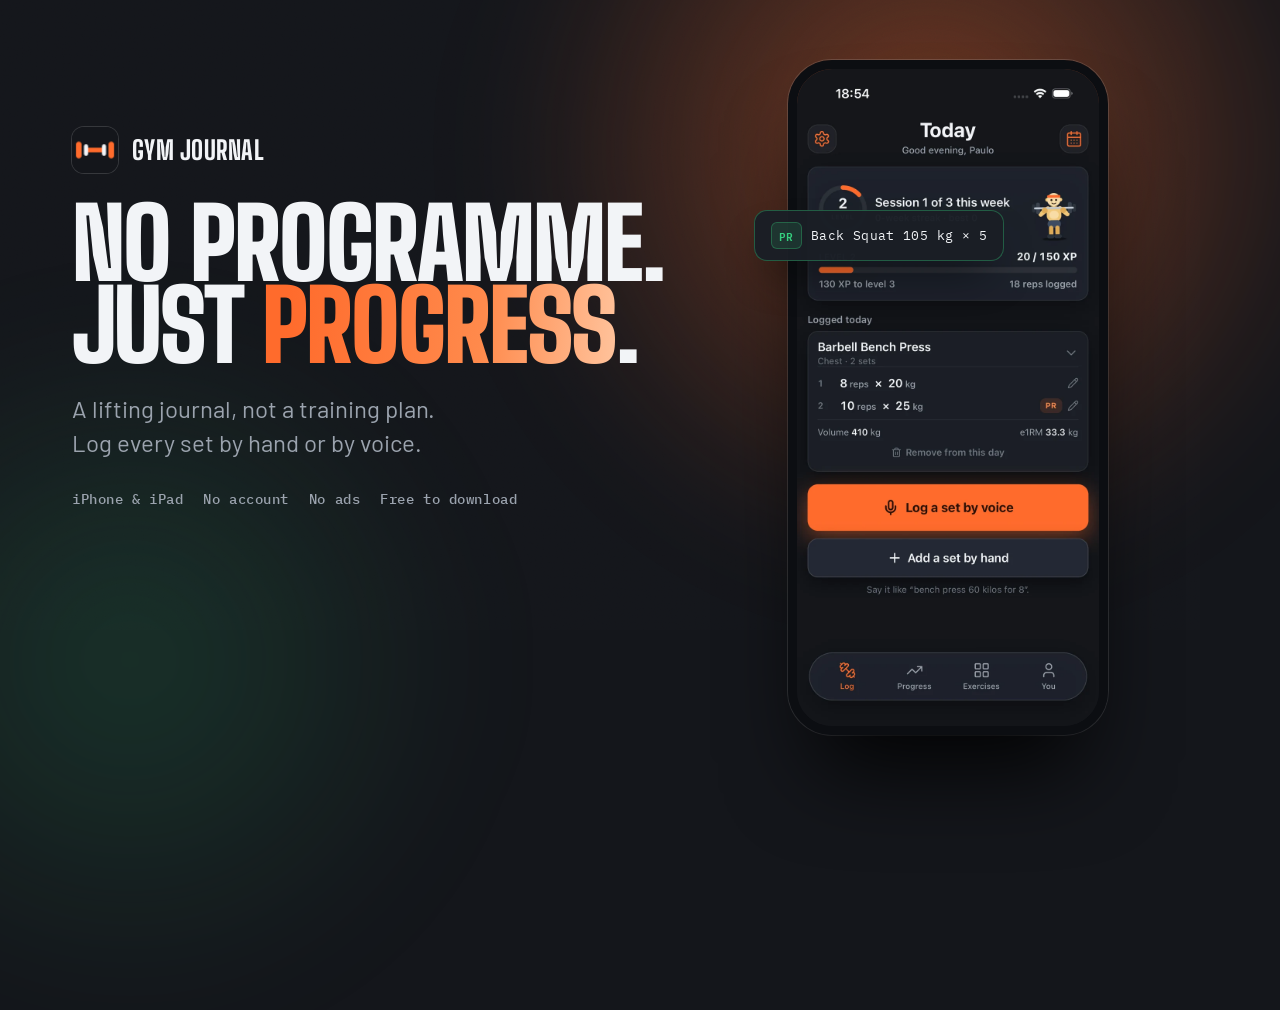
<file: tools/og-card.html>
<!DOCTYPE html>
<html lang="en-GB">
<head>
<meta charset="utf-8">
<title>Gym Journal — social card</title>
<link rel="preconnect" href="https://fonts.googleapis.com">
<link rel="preconnect" href="https://fonts.gstatic.com" crossorigin>
<link rel="stylesheet" href="https://fonts.googleapis.com/css2?family=Big+Shoulders+Display:wght@500..900&family=Barlow:wght@400;500;600;700&family=IBM+Plex+Mono:wght@400;500;600&display=swap">
<style>
  /* The 1200x630 social card. Rendered to assets/img/og.png by build_og.mjs.
     Same tokens as styles.css, fixed to the card's own scale. */
  :root {
    --page: #14161b;
    --ink: #f2f4f7;
    --ink-2: #9ba3ae;
    --ink-3: #868e99;
    --ember: #ff6b2c;
    --ember-bright: #ff8a4c;
    --rim-2: rgba(255, 255, 255, 0.14);
  }

  * { box-sizing: border-box; margin: 0; }

  body {
    width: 1200px;
    height: 630px;
    background: var(--page);
    color: var(--ink);
    font-family: 'Barlow', sans-serif;
    overflow: hidden;
    position: relative;
  }

  .glow {
    position: absolute;
    top: -300px;
    right: -180px;
    width: 900px;
    height: 900px;
    border-radius: 50%;
    background: radial-gradient(circle, rgba(255, 107, 44, 0.42) 0%, rgba(255, 107, 44, 0) 66%);
    filter: blur(60px);
  }

  .glow--green {
    top: auto;
    bottom: -380px;
    right: auto;
    left: -220px;
    width: 700px;
    height: 700px;
    background: radial-gradient(circle, rgba(53, 208, 127, 0.16) 0%, rgba(53, 208, 127, 0) 70%);
  }

  .grain {
    position: absolute;
    inset: 0;
    opacity: 0.06;
    mix-blend-mode: overlay;
    background-image: url("data:image/svg+xml,%3Csvg xmlns='http://www.w3.org/2000/svg' width='200' height='200'%3E%3Cfilter id='n'%3E%3CfeTurbulence type='fractalNoise' baseFrequency='0.85' numOctaves='3' stitchTiles='stitch'/%3E%3C/filter%3E%3Crect width='200' height='200' filter='url(%23n)'/%3E%3C/svg%3E");
  }

  .wrap {
    position: relative;
    height: 100%;
    padding: 60px 72px;
    display: grid;
    grid-template-columns: 1fr 360px;
    gap: 34px;
    align-items: center;
  }

  .brand {
    display: flex;
    align-items: center;
    gap: 14px;
    font-family: 'Big Shoulders Display', sans-serif;
    font-weight: 800;
    font-size: 26px;
    letter-spacing: 0.01em;
    text-transform: uppercase;
    margin-bottom: 30px;
  }

  .brand img {
    width: 46px;
    height: 46px;
    border-radius: 12px;
    box-shadow: 0 0 0 1px var(--rim-2);
  }

  h1 {
    font-family: 'Big Shoulders Display', sans-serif;
    font-weight: 900;
    font-size: 98px;
    line-height: 0.84;
    letter-spacing: -0.02em;
    text-transform: uppercase;
    margin-bottom: 24px;
  }

  h1 span {
    background: linear-gradient(96deg, var(--ember) 8%, var(--ember-bright) 62%, #ffd0ae 108%);
    -webkit-background-clip: text;
    background-clip: text;
    color: transparent;
  }

  .sub {
    font-size: 24px;
    line-height: 1.42;
    color: var(--ink-2);
    max-width: 28ch;
    margin-bottom: 30px;
  }

  .facts {
    display: flex;
    flex-wrap: wrap;
    gap: 10px 20px;
    font-family: 'IBM Plex Mono', monospace;
    font-size: 14px;
    letter-spacing: 0.04em;
    color: var(--ink-3);
  }

  .facts b { color: var(--ink-2); font-weight: 500; }

  .device {
    position: relative;
    display: flex;
    justify-content: center;
    align-self: end;
    margin-bottom: -160px;
  }

  .device img {
    width: 320px;
    border-radius: 44px;
    border: 9px solid #0c0e12;
    box-shadow: 0 60px 90px -30px rgba(0, 0, 0, 0.9), 0 0 0 1px var(--rim-2);
  }

  .badge {
    position: absolute;
    top: 150px;
    left: -14px;
    display: flex;
    align-items: center;
    gap: 9px;
    padding: 11px 16px;
    border-radius: 13px;
    border: 1px solid rgba(53, 208, 127, 0.35);
    background: rgba(27, 31, 38, 0.96);
    font-family: 'IBM Plex Mono', monospace;
    font-size: 13px;
    letter-spacing: 0.03em;
    white-space: nowrap;
    box-shadow: 0 22px 44px -18px rgba(0, 0, 0, 0.95);
  }

  .badge em {
    font-style: normal;
    font-weight: 600;
    font-size: 11px;
    padding: 3px 7px;
    border-radius: 6px;
    background: rgba(53, 208, 127, 0.13);
    border: 1px solid rgba(53, 208, 127, 0.3);
    color: #35d07f;
  }
</style>
</head>
<body>
  <div class="glow"></div>
  <div class="glow glow--green"></div>
  <div class="grain"></div>

  <div class="wrap">
    <div>
      <div class="brand">
        <img src="../assets/img/icon-192.png" alt="">
        Gym Journal
      </div>

      <h1>No programme.<br>Just <span>progress</span>.</h1>

      <p class="sub">
        A lifting journal, not a training plan. Log every set by hand or by voice.
      </p>

      <div class="facts">
        <span><b>iPhone &amp; iPad</b></span>
        <span><b>No account</b></span>
        <span><b>No ads</b></span>
        <span><b>Free to download</b></span>
      </div>
    </div>

    <div class="device">
      <img src="../assets/img/screen-log.webp" alt="">
      <div class="badge"><em>PR</em> Back Squat 105 kg × 5</div>
    </div>
  </div>
</body>
</html>
</file>
<file: styles.css>
/* ============================================================================
   Gym Journal — marketing site
   ----------------------------------------------------------------------------
   Aesthetic: IRON & EMBER. A training logbook rendered in near-black steel with
   the app's own ember orange as the only heat in the room.

   The palette, radii and spacing are lifted verbatim from the app's
   src/theme/tokens.ts so the site and the product can never drift apart.
   ========================================================================= */

/* ── Fonts ─────────────────────────────────────────────────────────────────
   Display: Big Shoulders Display — condensed, sign-like, the shape of a plate
   rack label. Body: Barlow — a plain, dry grotesque, the app's own register.
   Data:    IBM Plex Mono — the logbook itself: sets, reps, loads, records.   */
@import url('https://fonts.googleapis.com/css2?family=Big+Shoulders+Display:wght@500..900&family=Barlow:wght@400;500;600;700&family=IBM+Plex+Mono:wght@400;500;600&display=swap');

/* ── Tokens (mirrors src/theme/tokens.ts) ───────────────────────────────── */
:root {
  --page: #14161b;
  --page-deep: #0e1013;
  --surface: #1b1f26;
  --control: #232833;
  --control-alt: #2c323d;
  --glass: rgba(35, 40, 51, 0.72);

  --ink: #f2f4f7;
  --ink-2: #9ba3ae;
  /* The app's ink3 is #6E7681, which measures 3.94:1 on the page colour — fine
     in a native surface, below WCAG AA for web text. Lightened one step so the
     muted ramp still passes without collapsing into ink-2. */
  --ink-3: #868e99;

  --ember: #ff6b2c;
  --ember-bright: #ff8a4c;
  --ember-soft: rgba(255, 107, 44, 0.14);
  --ember-rim: rgba(255, 107, 44, 0.28);
  --on-ember: #2a1206;

  --gain: #35d07f;
  --gain-soft: rgba(53, 208, 127, 0.13);
  --gain-rim: rgba(53, 208, 127, 0.3);
  --on-gain: #06281a;

  --rim: rgba(255, 255, 255, 0.075);
  --rim-2: rgba(255, 255, 255, 0.14);
  --sep: rgba(255, 255, 255, 0.06);
  --track: rgba(255, 255, 255, 0.07);

  --danger: #ff453a;

  --radius-sm: 8px;
  --radius-md: 12px;
  --radius-lg: 16px;
  --radius-xl: 22px;
  --radius-pill: 32px;

  --font-display: 'Big Shoulders Display', 'Arial Narrow', system-ui, sans-serif;
  --font-body: 'Barlow', system-ui, -apple-system, 'Segoe UI', sans-serif;
  --font-mono: 'IBM Plex Mono', ui-monospace, SFMono-Regular, Menlo, monospace;

  --shell: 1200px;
  --gutter: clamp(1.25rem, 4vw, 3rem);
  --section-y: clamp(4.5rem, 9vw, 8.5rem);

  /* Depth on near-black comes from a fill step plus a rim, never a shadow —
     the app's own rule. Shadow is spent only on things that should glow. */
  --lift: 0 1px 0 rgba(255, 255, 255, 0.03) inset;
  --glow-ember: 0 18px 60px -18px rgba(255, 107, 44, 0.55);
}

/* ── Reset ───────────────────────────────────────────────────────────────── */
*,
*::before,
*::after {
  box-sizing: border-box;
}

html {
  -webkit-text-size-adjust: 100%;
  scroll-behavior: smooth;
  scroll-padding-top: 6.5rem;
}

body {
  margin: 0;
  background: var(--page);
  color: var(--ink);
  font-family: var(--font-body);
  font-size: clamp(1rem, 0.97rem + 0.15vw, 1.0625rem);
  line-height: 1.6;
  -webkit-font-smoothing: antialiased;
  text-rendering: optimizeLegibility;
  overflow-x: hidden;
}

h1,
h2,
h3,
h4 {
  font-family: var(--font-display);
  font-weight: 800;
  line-height: 0.94;
  letter-spacing: -0.005em;
  margin: 0;
  text-wrap: balance;
}

p {
  margin: 0;
  text-wrap: pretty;
}

ul,
ol {
  margin: 0;
  padding: 0;
  list-style: none;
}

img,
svg {
  display: block;
  max-width: 100%;
}

a {
  color: inherit;
  text-decoration: none;
}

button {
  font: inherit;
  color: inherit;
  background: none;
  border: 0;
  cursor: pointer;
}

:focus-visible {
  outline: 2px solid var(--ember-bright);
  outline-offset: 3px;
  border-radius: 4px;
}

::selection {
  background: var(--ember);
  color: var(--on-ember);
}

/* ── Atmosphere ──────────────────────────────────────────────────────────── */

/* Chalk dust. One inline SVG turbulence, tiled, barely there — it is what stops
   a flat #14161B from reading as an unwrapped CSS default. */
.grain {
  position: fixed;
  inset: -50%;
  z-index: 9999;
  pointer-events: none;
  opacity: 0.05;
  background-image: url("data:image/svg+xml,%3Csvg xmlns='http://www.w3.org/2000/svg' width='220' height='220'%3E%3Cfilter id='n'%3E%3CfeTurbulence type='fractalNoise' baseFrequency='0.85' numOctaves='3' stitchTiles='stitch'/%3E%3C/filter%3E%3Crect width='220' height='220' filter='url(%23n)'/%3E%3C/svg%3E");
  mix-blend-mode: overlay;
}

/* Forge heat: ember bleeding off the top of the hero, and again under the CTA. */
.glow {
  position: absolute;
  border-radius: 50%;
  pointer-events: none;
  filter: blur(70px);
  z-index: 0;
}

.glow--hero {
  top: -22vw;
  right: -14vw;
  width: 62vw;
  height: 62vw;
  max-width: 900px;
  max-height: 900px;
  background: radial-gradient(circle, rgba(255, 107, 44, 0.34) 0%, rgba(255, 107, 44, 0) 68%);
}

.glow--hero-2 {
  top: 16vw;
  left: -24vw;
  width: 46vw;
  height: 46vw;
  max-width: 640px;
  max-height: 640px;
  background: radial-gradient(circle, rgba(53, 208, 127, 0.13) 0%, rgba(53, 208, 127, 0) 70%);
}

/* A hairline grid, like a gym floor seen from above. Almost invisible. */
.hatch {
  position: absolute;
  inset: 0;
  z-index: 0;
  pointer-events: none;
  background-image: linear-gradient(var(--sep) 1px, transparent 1px),
    linear-gradient(90deg, var(--sep) 1px, transparent 1px);
  background-size: 88px 88px;
  mask-image: radial-gradient(ellipse 80% 60% at 50% 0%, #000 0%, transparent 78%);
  -webkit-mask-image: radial-gradient(ellipse 80% 60% at 50% 0%, #000 0%, transparent 78%);
}

/* ── Layout ──────────────────────────────────────────────────────────────── */
.shell {
  width: 100%;
  max-width: var(--shell);
  margin-inline: auto;
  padding-inline: var(--gutter);
  position: relative;
  z-index: 1;
}

.section {
  position: relative;
  padding-block: var(--section-y);
  overflow: clip;
}

.section--tight {
  padding-block: clamp(3rem, 6vw, 5rem);
}

.section--surface {
  background: linear-gradient(180deg, var(--page) 0%, var(--page-deep) 55%, var(--page) 100%);
}

.rule {
  height: 1px;
  background: linear-gradient(90deg, transparent, var(--rim-2) 22%, var(--rim-2) 78%, transparent);
  border: 0;
  margin: 0;
}

/* ── Typography helpers ──────────────────────────────────────────────────── */

.kicker {
  font-family: var(--font-mono);
  font-size: 0.6875rem;
  font-weight: 500;
  letter-spacing: 0.22em;
  text-transform: uppercase;
  color: var(--ink-3);
}

.kicker--ember {
  color: var(--ember);
}

.lede {
  color: var(--ink-2);
  font-size: clamp(1.0625rem, 1rem + 0.4vw, 1.25rem);
  line-height: 1.58;
}

.display-xl {
  font-size: clamp(3.25rem, 9.2vw, 7.75rem);
  font-weight: 900;
  letter-spacing: -0.018em;
  line-height: 0.86;
  text-transform: uppercase;
}

.display-l {
  font-size: clamp(2.5rem, 5.6vw, 4.5rem);
  font-weight: 800;
  text-transform: uppercase;
  letter-spacing: -0.012em;
}

.display-m {
  font-size: clamp(1.875rem, 3.4vw, 2.75rem);
  font-weight: 800;
  text-transform: uppercase;
}

.ember-text {
  background: linear-gradient(96deg, var(--ember) 8%, var(--ember-bright) 62%, #ffd0ae 108%);
  -webkit-background-clip: text;
  background-clip: text;
  color: transparent;
}

/* A numbered section marker, set like a plate label. */
.marker {
  display: flex;
  align-items: center;
  gap: 0.85rem;
  font-family: var(--font-mono);
  font-size: 0.6875rem;
  font-weight: 600;
  letter-spacing: 0.2em;
  text-transform: uppercase;
  color: var(--ink-3);
  margin-bottom: 1.35rem;
}

.marker::before {
  content: '';
  width: 34px;
  height: 1px;
  background: var(--ember);
  flex: none;
}

.marker b {
  color: var(--ember);
  font-weight: 600;
}

/* ── Buttons ─────────────────────────────────────────────────────────────── */
.btn {
  --btn-bg: var(--control);
  --btn-fg: var(--ink);
  display: inline-flex;
  align-items: center;
  gap: 0.6rem;
  padding: 0.9rem 1.5rem;
  border-radius: var(--radius-pill);
  background: var(--btn-bg);
  color: var(--btn-fg);
  font-family: var(--font-body);
  font-size: 0.9688rem;
  font-weight: 600;
  letter-spacing: 0.005em;
  box-shadow: var(--lift);
  border: 1px solid transparent;
  transition: transform 0.22s cubic-bezier(0.2, 0.8, 0.3, 1), background-color 0.22s ease,
    border-color 0.22s ease, box-shadow 0.22s ease, color 0.22s ease;
  white-space: nowrap;
}

.btn svg {
  flex: none;
}

.btn:hover {
  transform: translateY(-2px);
}

.btn:active {
  transform: translateY(0);
}

/* The one place shadow is allowed to read as glow — the app's own rule. */
.btn--ember {
  --btn-bg: var(--ember);
  --btn-fg: var(--on-ember);
  font-weight: 700;
  box-shadow: var(--glow-ember);
}

.btn--ember:hover {
  --btn-bg: var(--ember-bright);
  box-shadow: 0 22px 70px -16px rgba(255, 107, 44, 0.7);
}

.btn--ghost {
  --btn-bg: transparent;
  border-color: var(--rim-2);
  color: var(--ink);
}

.btn--ghost:hover {
  --btn-bg: var(--control);
  border-color: var(--rim-2);
}

.btn--big {
  padding: 1.05rem 1.85rem;
  font-size: 1.0313rem;
}

.btn-row {
  display: flex;
  flex-wrap: wrap;
  gap: 0.75rem;
  align-items: center;
}

/* ── Nav: the app's floating glass capsule, promoted to the top of the page ─ */
.nav {
  position: fixed;
  inset-inline: 0;
  top: 0;
  z-index: 200;
  padding: 0.75rem var(--gutter);
  display: flex;
  justify-content: center;
  transition: transform 0.35s cubic-bezier(0.2, 0.8, 0.3, 1);
}

.nav__inner {
  width: 100%;
  max-width: var(--shell);
  display: flex;
  align-items: center;
  gap: 1rem;
  padding: 0.5rem 0.625rem 0.5rem 1rem;
  border-radius: var(--radius-pill);
  border: 1px solid var(--rim);
  background: rgba(20, 22, 27, 0.62);
  backdrop-filter: blur(18px) saturate(160%);
  -webkit-backdrop-filter: blur(18px) saturate(160%);
  transition: border-color 0.3s ease, background-color 0.3s ease;
}

.nav.is-stuck .nav__inner {
  border-color: var(--rim-2);
  background: rgba(20, 22, 27, 0.86);
}

.nav__brand {
  display: flex;
  align-items: center;
  gap: 0.625rem;
  font-family: var(--font-display);
  font-weight: 800;
  font-size: 1.125rem;
  letter-spacing: 0.01em;
  text-transform: uppercase;
  margin-right: auto;
}

.nav__brand img {
  width: 30px;
  height: 30px;
  border-radius: 8px;
  box-shadow: 0 0 0 1px var(--rim-2);
}

.nav__links {
  display: flex;
  align-items: center;
  gap: 0.25rem;
}

.nav__links a {
  padding: 0.5rem 0.85rem;
  border-radius: var(--radius-pill);
  font-size: 0.9063rem;
  font-weight: 500;
  color: var(--ink-2);
  transition: color 0.2s ease, background-color 0.2s ease;
}

.nav__links a:hover {
  color: var(--ink);
  background: var(--control);
}

.nav .btn {
  padding: 0.65rem 1.15rem;
  font-size: 0.9063rem;
}

/* ── Hero ────────────────────────────────────────────────────────────────── */
.hero {
  position: relative;
  padding-top: clamp(7.5rem, 14vw, 11rem);
  padding-bottom: clamp(3rem, 6vw, 5rem);
  overflow: clip;
}

.hero__grid {
  display: grid;
  grid-template-columns: minmax(0, 1.08fr) minmax(0, 0.92fr);
  gap: clamp(2rem, 5vw, 4.5rem);
  align-items: center;
}

.hero__eyebrow {
  display: inline-flex;
  align-items: center;
  gap: 0.6rem;
  padding: 0.4rem 0.9rem 0.4rem 0.5rem;
  border-radius: var(--radius-pill);
  border: 1px solid var(--ember-rim);
  background: var(--ember-soft);
  font-family: var(--font-mono);
  font-size: 0.6875rem;
  font-weight: 500;
  letter-spacing: 0.16em;
  text-transform: uppercase;
  color: var(--ember-bright);
  margin-bottom: 1.5rem;
}

.hero__eyebrow span {
  width: 7px;
  height: 7px;
  border-radius: 50%;
  background: var(--ember);
  box-shadow: 0 0 12px var(--ember);
  margin-left: 0.25rem;
}

.hero h1 {
  margin-bottom: 1.5rem;
}

.hero__sub {
  max-width: 34ch;
  margin-bottom: 2rem;
}

.hero__proof {
  display: flex;
  flex-wrap: wrap;
  gap: 0.5rem 1.35rem;
  margin-top: 1.75rem;
  font-family: var(--font-mono);
  font-size: 0.75rem;
  letter-spacing: 0.04em;
  color: var(--ink-3);
}

.hero__proof li {
  display: flex;
  align-items: center;
  gap: 0.5rem;
}

.hero__proof svg {
  color: var(--gain);
  flex: none;
}

/* ── Phone frame: proportion-driven, so one ratio serves every size ──────── */
.phone {
  --w: 300px;
  position: relative;
  width: var(--w);
  padding: calc(var(--w) * 0.027);
  border-radius: calc(var(--w) * 0.16);
  background: linear-gradient(160deg, #2b313b 0%, #0b0d10 42%, #171a20 100%);
  box-shadow: 0 0 0 1px var(--rim-2), 0 42px 90px -30px rgba(0, 0, 0, 0.9),
    0 12px 30px -14px rgba(0, 0, 0, 0.75);
}

.phone img {
  width: 100%;
  height: auto;
  border-radius: calc(var(--w) * 0.133);
  background: var(--page);
}

/* Ember bloom sitting behind the handset. */
.phone__bloom {
  position: absolute;
  inset: 8% -22% -8% -22%;
  z-index: -1;
  border-radius: 50%;
  background: radial-gradient(circle, rgba(255, 107, 44, 0.4) 0%, rgba(255, 107, 44, 0) 66%);
  filter: blur(46px);
}

.hero__device {
  position: relative;
  display: flex;
  justify-content: center;
  /* A stacking context, so .phone__bloom (z-index:-1) stays behind the handset
     rather than falling behind the page's own ember glows. */
  isolation: isolate;
}

.hero__device .phone {
  --w: min(310px, 68vw);
}

/* Floating log chips around the handset — the product's real unit of work. */
.chip {
  position: absolute;
  display: flex;
  align-items: center;
  gap: 0.6rem;
  padding: 0.55rem 0.85rem;
  border-radius: var(--radius-md);
  border: 1px solid var(--rim-2);
  background: rgba(27, 31, 38, 0.9);
  backdrop-filter: blur(12px);
  -webkit-backdrop-filter: blur(12px);
  box-shadow: 0 18px 44px -18px rgba(0, 0, 0, 0.9);
  font-family: var(--font-mono);
  font-size: 0.6875rem;
  letter-spacing: 0.03em;
  white-space: nowrap;
  z-index: 2;
}

.chip b {
  font-weight: 600;
  color: var(--ink);
}

.chip i {
  font-style: normal;
  color: var(--ink-3);
}

.chip__badge {
  font-size: 0.625rem;
  font-weight: 600;
  padding: 0.15rem 0.4rem;
  border-radius: 5px;
  background: var(--gain-soft);
  border: 1px solid var(--gain-rim);
  color: var(--gain);
}

.chip__badge--ember {
  background: var(--ember-soft);
  border-color: var(--ember-rim);
  color: var(--ember-bright);
}

.chip--a {
  top: 13%;
  left: -14%;
  animation: float 7s ease-in-out infinite;
}

.chip--b {
  bottom: 21%;
  right: -16%;
  animation: float 8.5s ease-in-out infinite reverse;
}

@keyframes float {
  0%,
  100% {
    transform: translateY(-7px);
  }
  50% {
    transform: translateY(7px);
  }
}

/* ── Marquee: a continuous strip of the sets people actually log ─────────── */
.marquee {
  position: relative;
  padding-block: 1.4rem;
  border-block: 1px solid var(--sep);
  background: rgba(255, 255, 255, 0.012);
  overflow: hidden;
  mask-image: linear-gradient(90deg, transparent, #000 12%, #000 88%, transparent);
  -webkit-mask-image: linear-gradient(90deg, transparent, #000 12%, #000 88%, transparent);
}

.marquee__track {
  display: flex;
  width: max-content;
  animation: slide 46s linear infinite;
}

.marquee:hover .marquee__track {
  animation-play-state: paused;
}

.marquee__set {
  display: flex;
  flex: none;
}

.marquee__item {
  display: flex;
  align-items: center;
  gap: 0.7rem;
  padding-inline: 1.6rem;
  font-family: var(--font-mono);
  font-size: 0.8125rem;
  letter-spacing: 0.02em;
  color: var(--ink-2);
  border-right: 1px solid var(--sep);
  white-space: nowrap;
}

.marquee__item b {
  color: var(--ink);
  font-weight: 500;
}

.marquee__item em {
  font-style: normal;
  color: var(--ember);
}

@keyframes slide {
  from {
    transform: translateX(0);
  }
  to {
    transform: translateX(-50%);
  }
}

/* ── Positioning statement ───────────────────────────────────────────────── */
.statement {
  display: grid;
  grid-template-columns: minmax(0, 1.15fr) minmax(0, 0.85fr);
  gap: clamp(2rem, 5vw, 5rem);
  align-items: start;
}

.pull {
  font-family: var(--font-display);
  font-weight: 800;
  font-size: clamp(1.75rem, 3.5vw, 3rem);
  line-height: 1.02;
  text-transform: uppercase;
  letter-spacing: -0.01em;
}

.pull em {
  font-style: normal;
  color: var(--ember);
}

.portrait-note {
  border-left: 2px solid var(--ember);
  padding-left: 1.25rem;
  display: grid;
  gap: 1rem;
  color: var(--ink-2);
}

/* ── Feature blocks ──────────────────────────────────────────────────────── */
.feature {
  display: grid;
  grid-template-columns: minmax(0, 1fr) minmax(0, 1fr);
  gap: clamp(2rem, 6vw, 5.5rem);
  align-items: center;
}

.feature--flip .feature__visual {
  order: -1;
}

.feature__body {
  max-width: 32rem;
}

.feature__body h3 {
  margin-bottom: 1rem;
}

.feature__body > p {
  color: var(--ink-2);
  margin-bottom: 1.75rem;
}

/* The app's list idiom: a stroked glyph, a bold lead, a dry tail. */
.specs {
  display: grid;
  gap: 0.125rem;
}

.specs li {
  display: grid;
  grid-template-columns: auto 1fr;
  gap: 0.9rem;
  padding: 0.9rem 1rem;
  border-radius: var(--radius-md);
  border: 1px solid transparent;
  transition: background-color 0.25s ease, border-color 0.25s ease;
}

.specs li:hover {
  background: var(--surface);
  border-color: var(--rim);
}

.specs svg {
  color: var(--ember);
  margin-top: 0.28rem;
  flex: none;
}

.specs b {
  display: block;
  font-weight: 600;
  font-size: 0.9688rem;
  letter-spacing: 0.002em;
}

.specs span {
  display: block;
  color: var(--ink-3);
  font-size: 0.9063rem;
  line-height: 1.5;
}

.feature__visual {
  display: flex;
  justify-content: center;
  position: relative;
  isolation: isolate;
}

.feature__visual .phone {
  --w: min(288px, 62vw);
}

/* ── Record (PR) moment ──────────────────────────────────────────────────── */
.record {
  display: grid;
  grid-template-columns: minmax(0, 0.9fr) minmax(0, 1.1fr);
  gap: clamp(2rem, 5vw, 4.5rem);
  align-items: center;
}

.record__card {
  position: relative;
  padding: clamp(1.75rem, 4vw, 2.75rem);
  border-radius: var(--radius-xl);
  border: 1px solid var(--gain-rim);
  background: radial-gradient(120% 140% at 12% 0%, var(--gain-soft) 0%, transparent 58%), var(--surface);
  box-shadow: 0 30px 70px -34px rgba(0, 0, 0, 0.95);
  overflow: hidden;
}

.record__label {
  font-family: var(--font-mono);
  font-size: 0.6875rem;
  font-weight: 600;
  letter-spacing: 0.2em;
  text-transform: uppercase;
  color: var(--gain);
  display: flex;
  align-items: center;
  gap: 0.5rem;
}

.record__label::after {
  content: '';
  flex: 1;
  height: 1px;
  background: var(--gain-rim);
}

.record__move {
  margin-top: 1rem;
  font-family: var(--font-display);
  font-weight: 700;
  font-size: clamp(1.25rem, 2.4vw, 1.75rem);
  text-transform: uppercase;
  letter-spacing: 0.01em;
  color: var(--ink-2);
}

.record__num {
  display: flex;
  align-items: baseline;
  gap: 0.4rem;
  margin-top: 0.35rem;
  font-family: var(--font-display);
  font-weight: 900;
  font-size: clamp(3.75rem, 11vw, 6rem);
  line-height: 0.85;
  letter-spacing: -0.02em;
  color: var(--ink);
  font-variant-numeric: tabular-nums;
}

.record__num small {
  font-size: 0.28em;
  font-weight: 700;
  letter-spacing: 0.06em;
  color: var(--ink-3);
  text-transform: uppercase;
}

.record__num.is-hit,
.record__card.is-hit .record__num {
  color: var(--gain);
  text-shadow: 0 0 40px rgba(53, 208, 127, 0.45);
}

.record__delta {
  margin-top: 0.75rem;
  font-family: var(--font-mono);
  font-size: 0.8125rem;
  color: var(--ink-2);
}

.record__delta b {
  color: var(--gain);
  font-weight: 600;
}

/* The bar the number rides up, mirroring the progress chart's own line.
   Starved of height until the card lands, then grown — staggered, left to right. */
.record__bars {
  display: flex;
  align-items: flex-end;
  gap: 0.5rem;
  height: 78px;
  margin-top: 1.75rem;
}

.record__bars i {
  flex: 1;
  border-radius: var(--radius-sm) var(--radius-sm) 2px 2px;
  background: var(--control-alt);
  height: var(--h, 40%);
  transition: height 0.75s cubic-bezier(0.2, 0.8, 0.3, 1);
}

.js .record__bars i {
  height: 0;
}

.js .record__card.is-hit .record__bars i {
  height: var(--h, 40%);
}

.js .record__card.is-hit .record__bars i:nth-child(2) { transition-delay: 0.06s; }
.js .record__card.is-hit .record__bars i:nth-child(3) { transition-delay: 0.12s; }
.js .record__card.is-hit .record__bars i:nth-child(4) { transition-delay: 0.18s; }
.js .record__card.is-hit .record__bars i:nth-child(5) { transition-delay: 0.24s; }
.js .record__card.is-hit .record__bars i:nth-child(6) { transition-delay: 0.3s; }
.js .record__card.is-hit .record__bars i:nth-child(7) { transition-delay: 0.36s; }

.record__bars i:last-child {
  background: linear-gradient(180deg, var(--gain), rgba(53, 208, 127, 0.35));
}

/* ── The four tabs (screenshot rail) ─────────────────────────────────────── */
.rail {
  display: grid;
  grid-template-columns: repeat(4, minmax(0, 1fr));
  gap: clamp(1rem, 2.4vw, 1.75rem);
  align-items: start;
}

.rail__item {
  display: grid;
  gap: 1rem;
  justify-items: center;
  text-align: center;
}

.rail__item .phone {
  width: 100%;
  padding: 7px;
  border-radius: 42px;
}

.rail__item .phone img {
  border-radius: 36px;
}

.rail__meta {
  display: grid;
  gap: 0.35rem;
}

.rail__meta b {
  font-family: var(--font-mono);
  font-size: 0.6875rem;
  font-weight: 600;
  letter-spacing: 0.18em;
  text-transform: uppercase;
  color: var(--ink-3);
}

.rail__meta p {
  font-size: 0.9063rem;
  color: var(--ink-2);
  max-width: 22ch;
}

.rail__item:nth-child(even) {
  transform: translateY(clamp(0px, 2.4vw, 34px));
}

/* ── Free vs Pro ─────────────────────────────────────────────────────────── */
.tiers {
  display: grid;
  grid-template-columns: repeat(2, minmax(0, 1fr));
  gap: clamp(1rem, 2.4vw, 1.5rem);
  align-items: start;
}

.tier {
  position: relative;
  padding: clamp(1.5rem, 3vw, 2.25rem);
  border-radius: var(--radius-xl);
  border: 1px solid var(--rim);
  background: var(--surface);
  box-shadow: var(--lift);
}

.tier--pro {
  border-color: var(--ember-rim);
  background: radial-gradient(120% 130% at 100% 0%, var(--ember-soft) 0%, transparent 55%), var(--surface);
}

.tier__head {
  display: flex;
  align-items: baseline;
  justify-content: space-between;
  gap: 1rem;
  padding-bottom: 1.15rem;
  border-bottom: 1px solid var(--sep);
  margin-bottom: 1.35rem;
}

.tier__name {
  font-family: var(--font-display);
  font-weight: 800;
  font-size: 1.75rem;
  text-transform: uppercase;
  letter-spacing: 0.01em;
}

.tier--pro .tier__name {
  color: var(--ember);
}

.tier__note {
  font-family: var(--font-mono);
  font-size: 0.6875rem;
  letter-spacing: 0.14em;
  text-transform: uppercase;
  color: var(--ink-3);
  text-align: right;
}

.tier--pro .tier__note {
  color: var(--ember-bright);
}

.tier ul {
  display: grid;
  gap: 0.7rem;
}

.tier li {
  display: grid;
  grid-template-columns: auto 1fr;
  gap: 0.7rem;
  font-size: 0.9375rem;
  color: var(--ink-2);
  line-height: 1.45;
}

.tier li b {
  color: var(--ink);
  font-weight: 600;
}

.tier svg {
  flex: none;
  margin-top: 0.2rem;
}

.tier--free svg {
  color: var(--gain);
}

.tier--pro svg {
  color: var(--ember);
}

.tiers__foot {
  margin-top: 1.5rem;
  font-size: 0.875rem;
  color: var(--ink-3);
  text-align: center;
}

.tiers__foot a {
  color: var(--ink-2);
  text-decoration: underline;
  text-decoration-color: var(--rim-2);
  text-underline-offset: 3px;
}

.tiers__foot a:hover {
  color: var(--ember-bright);
  text-decoration-color: var(--ember-rim);
}

/* ── Privacy ─────────────────────────────────────────────────────────────── */
.promise {
  display: grid;
  grid-template-columns: repeat(3, minmax(0, 1fr));
  gap: clamp(1rem, 2.4vw, 1.5rem);
  margin-top: clamp(2rem, 4vw, 3rem);
}

.promise__card {
  padding: 1.5rem 1.5rem 1.65rem;
  border-radius: var(--radius-lg);
  border: 1px solid var(--rim);
  background: linear-gradient(180deg, rgba(255, 255, 255, 0.022), transparent);
}

.promise__card svg {
  color: var(--gain);
  margin-bottom: 1rem;
}

.promise__card h4 {
  font-size: 1.1875rem;
  font-weight: 700;
  text-transform: uppercase;
  letter-spacing: 0.01em;
  margin-bottom: 0.5rem;
}

.promise__card p {
  font-size: 0.9063rem;
  color: var(--ink-3);
}

/* ── Lifty ───────────────────────────────────────────────────────────────── */
.lifty {
  display: grid;
  grid-template-columns: minmax(0, 1fr) minmax(0, 1.05fr);
  gap: clamp(2rem, 5vw, 4.5rem);
  align-items: center;
}

.lifty__stage {
  position: relative;
  display: flex;
  align-items: flex-end;
  justify-content: center;
  gap: 0.5rem;
  min-height: 300px;
  padding: 2rem 1rem 0;
}

.lifty__stage::after {
  content: '';
  position: absolute;
  left: 6%;
  right: 6%;
  bottom: 0;
  height: 2px;
  background: linear-gradient(90deg, transparent, var(--ember-rim), transparent);
}

.lifty__stage img {
  width: clamp(120px, 22vw, 208px);
  height: auto;
  filter: drop-shadow(0 30px 46px rgba(0, 0, 0, 0.62));
}

.lifty__stage img:last-child {
  width: clamp(100px, 18vw, 168px);
  opacity: 0.92;
}

.lifty__hint {
  position: absolute;
  top: 0;
  left: 50%;
  transform: translateX(-50%);
  font-family: var(--font-mono);
  font-size: 0.6875rem;
  letter-spacing: 0.16em;
  text-transform: uppercase;
  color: var(--ink-3);
  white-space: nowrap;
}

/* ── FAQ ─────────────────────────────────────────────────────────────────── */
.faq {
  display: grid;
  gap: 0.5rem;
  margin-top: clamp(2rem, 4vw, 3rem);
  border-top: 1px solid var(--sep);
}

.faq details {
  border-bottom: 1px solid var(--sep);
}

.faq summary {
  display: flex;
  align-items: center;
  justify-content: space-between;
  gap: 1.5rem;
  padding: 1.35rem 0.25rem;
  cursor: pointer;
  font-family: var(--font-display);
  font-weight: 700;
  font-size: clamp(1.125rem, 2vw, 1.4375rem);
  text-transform: uppercase;
  letter-spacing: 0.008em;
  list-style: none;
  transition: color 0.2s ease;
}

.faq summary::-webkit-details-marker {
  display: none;
}

.faq summary:hover {
  color: var(--ember-bright);
}

.faq summary::after {
  content: '';
  width: 11px;
  height: 11px;
  flex: none;
  border-right: 2px solid var(--ink-3);
  border-bottom: 2px solid var(--ink-3);
  transform: rotate(45deg) translateY(-2px);
  transition: transform 0.28s cubic-bezier(0.2, 0.8, 0.3, 1), border-color 0.2s ease;
}

.faq details[open] summary::after {
  transform: rotate(-135deg) translateY(-2px);
  border-color: var(--ember);
}

.faq details[open] summary {
  color: var(--ink);
}

.faq p {
  padding: 0 3rem 1.5rem 0.25rem;
  color: var(--ink-2);
  font-size: 0.9688rem;
  max-width: 68ch;
}

/* ── Closing CTA ─────────────────────────────────────────────────────────── */
.closer {
  position: relative;
  overflow: clip;
  background: linear-gradient(180deg, var(--page) 0%, #1a0f07 50%, var(--page) 100%);
}

.closer__card {
  position: relative;
  padding: clamp(2.5rem, 6vw, 5rem) clamp(1.5rem, 5vw, 4rem);
  border-radius: var(--radius-xl);
  border: 1px solid var(--ember-rim);
  background: radial-gradient(130% 150% at 50% 0%, rgba(255, 107, 44, 0.22) 0%, transparent 60%),
    var(--surface);
  text-align: center;
  display: grid;
  justify-items: center;
  gap: 1.5rem;
}

.closer__card .btn-row {
  justify-content: center;
}

/* ── Footer ──────────────────────────────────────────────────────────────── */
.footer {
  border-top: 1px solid var(--sep);
  padding-block: clamp(2.5rem, 5vw, 4rem) 2rem;
  font-size: 0.9063rem;
}

.footer__grid {
  display: grid;
  grid-template-columns: minmax(0, 1.4fr) repeat(2, minmax(0, 1fr));
  gap: clamp(1.75rem, 4vw, 3rem);
}

.footer__brand {
  display: grid;
  gap: 0.9rem;
  justify-items: start;
  max-width: 34ch;
}

.footer__brand .nav__brand {
  font-size: 1.3125rem;
}

.footer__brand p {
  color: var(--ink-3);
  font-size: 0.875rem;
}

.footer h4 {
  font-family: var(--font-mono);
  font-size: 0.6875rem;
  font-weight: 600;
  letter-spacing: 0.18em;
  text-transform: uppercase;
  color: var(--ink-3);
  margin-bottom: 1rem;
}

.footer ul {
  display: grid;
  gap: 0.6rem;
}

.footer ul a {
  color: var(--ink-2);
  transition: color 0.2s ease;
}

.footer ul a:hover {
  color: var(--ember-bright);
}

.footer__legal {
  display: flex;
  flex-wrap: wrap;
  gap: 0.5rem 1.5rem;
  justify-content: space-between;
  align-items: center;
  margin-top: clamp(2.5rem, 5vw, 3.5rem);
  padding-top: 1.5rem;
  border-top: 1px solid var(--sep);
  color: var(--ink-3);
  font-size: 0.8125rem;
}

/* ── Reveal on scroll ────────────────────────────────────────────────────
   Scoped to .js, which only the head script sets. Without JavaScript nothing
   is hidden — the page is fully readable, just unanimated. */
.js [data-reveal] {
  opacity: 0;
  transform: translateY(22px);
  transition: opacity 0.7s cubic-bezier(0.2, 0.8, 0.3, 1), transform 0.7s cubic-bezier(0.2, 0.8, 0.3, 1);
  transition-delay: var(--delay, 0ms);
}

.js [data-reveal].is-visible {
  opacity: 1;
  transform: none;
}

/* ── Legal pages ─────────────────────────────────────────────────────────── */
.legal {
  padding-top: clamp(7.5rem, 13vw, 10rem);
  padding-bottom: clamp(3rem, 6vw, 5rem);
}

.legal__head {
  max-width: 46rem;
  margin-bottom: clamp(2rem, 4vw, 3rem);
  padding-bottom: 2rem;
  border-bottom: 1px solid var(--sep);
}

.legal__head h1 {
  font-size: clamp(2.25rem, 5vw, 3.5rem);
  text-transform: uppercase;
  margin-bottom: 1rem;
}

.legal__meta {
  display: flex;
  flex-wrap: wrap;
  gap: 0.5rem 1.25rem;
  font-family: var(--font-mono);
  font-size: 0.75rem;
  letter-spacing: 0.06em;
  color: var(--ink-3);
}

.legal__body {
  max-width: 46rem;
  display: grid;
  gap: 1.15rem;
}

.legal__body h2 {
  font-family: var(--font-display);
  font-size: clamp(1.25rem, 2.4vw, 1.625rem);
  font-weight: 700;
  text-transform: uppercase;
  letter-spacing: 0.01em;
  color: var(--ink);
  margin-top: 1.5rem;
}

.legal__body p {
  color: var(--ink-2);
  line-height: 1.72;
}

.legal__body a {
  color: var(--ember-bright);
  text-decoration: underline;
  text-decoration-color: var(--ember-rim);
  text-underline-offset: 3px;
}

.legal__credit {
  margin-top: 1rem;
  font-size: 0.8125rem;
  color: var(--ink-3);
}

.legal__back {
  margin-top: clamp(2.5rem, 5vw, 3.5rem);
}

/* ── Utilities ───────────────────────────────────────────────────────────── */

/* Skip link: off-screen until focused, no JavaScript involved. */
.skip {
  position: absolute;
  top: 0;
  left: -9999px;
  z-index: 500;
}

.skip:focus {
  left: 1rem;
  top: 1rem;
}

.center {
  text-align: center;
}

.mx-auto {
  margin-inline: auto;
}

.mt-s {
  margin-top: 1rem;
}

.mt-m {
  margin-top: 2rem;
}

.max-ch {
  max-width: 62ch;
}

/* ── Responsive ──────────────────────────────────────────────────────────── */
@media (max-width: 1024px) {
  .rail {
    grid-template-columns: repeat(2, minmax(0, 1fr));
    gap: 1.5rem;
  }

  .rail__item:nth-child(even) {
    transform: none;
  }

  .rail__item:nth-child(2),
  .rail__item:nth-child(4) {
    transform: translateY(28px);
  }

  .promise {
    grid-template-columns: repeat(2, minmax(0, 1fr));
  }
}

@media (max-width: 860px) {
  .nav__links {
    display: none;
  }

  .hero__grid,
  .statement,
  .feature,
  .record,
  .lifty {
    grid-template-columns: minmax(0, 1fr);
  }

  .feature--flip .feature__visual {
    order: 0;
  }

  .hero__device {
    order: -1;
    margin-bottom: 1rem;
  }

  .hero__sub {
    max-width: 100%;
  }

  .chip--a {
    left: -2%;
  }

  .chip--b {
    right: -2%;
  }

  .record__visual {
    order: -1;
  }

  .tiers {
    grid-template-columns: minmax(0, 1fr);
  }

  .footer__grid {
    grid-template-columns: minmax(0, 1fr) minmax(0, 1fr);
  }
}

@media (max-width: 620px) {
  /* On a phone the four handsets become a swipeable rail rather than four
     full-width screenshots stacked — same content, a fifth of the scroll. */
  .rail {
    display: flex;
    gap: 1.25rem;
    overflow-x: auto;
    scroll-snap-type: x mandatory;
    -webkit-overflow-scrolling: touch;
    scrollbar-width: none;
    /* Full-bleed to the screen edges so the next card visibly peeks. */
    margin-inline: calc(var(--gutter) * -1);
    padding-inline: var(--gutter);
    padding-bottom: 0.5rem;
  }

  .rail::-webkit-scrollbar {
    display: none;
  }

  .rail__item {
    flex: 0 0 72%;
    scroll-snap-align: center;
  }

  .rail__item:nth-child(2),
  .rail__item:nth-child(4) {
    transform: none;
  }

  .promise {
    grid-template-columns: minmax(0, 1fr);
  }

  .footer__grid {
    grid-template-columns: minmax(0, 1fr);
  }

  .chip--a,
  .chip--b {
    position: static;
    margin: 0.5rem auto;
    justify-content: center;
  }

  .hero__device {
    display: grid;
    gap: 0.5rem;
    justify-items: center;
  }

  .faq p {
    padding-right: 0.25rem;
  }
}

/* ── Motion / print ──────────────────────────────────────────────────────── */
@media (prefers-reduced-motion: reduce) {
  html {
    scroll-behavior: auto;
  }

  *,
  *::before,
  *::after {
    animation-duration: 0.001ms !important;
    animation-iteration-count: 1 !important;
    transition-duration: 0.001ms !important;
  }

  [data-reveal] {
    opacity: 1;
    transform: none;
  }
}

@media print {
  .grain,
  .nav,
  .marquee,
  .glow,
  .hatch {
    display: none;
  }

  body {
    background: #fff;
    color: #000;
  }
}
</file>
